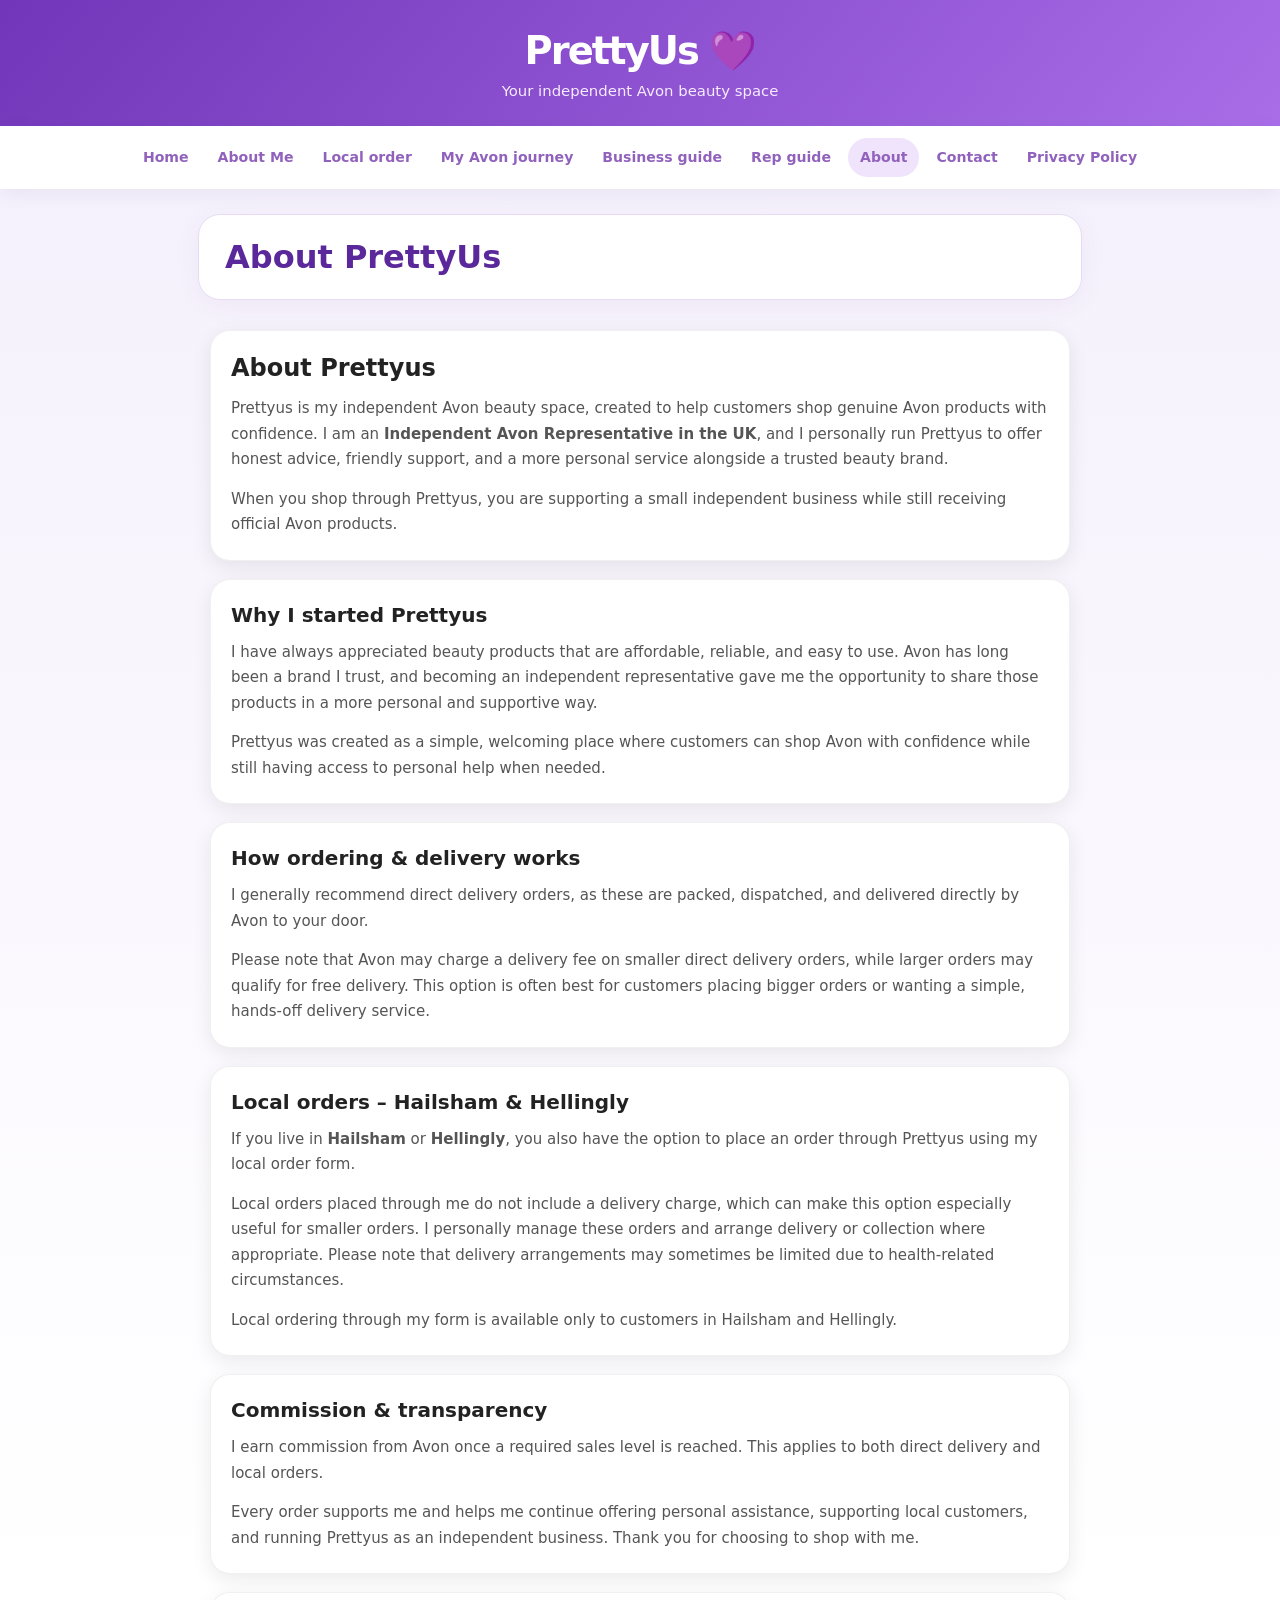
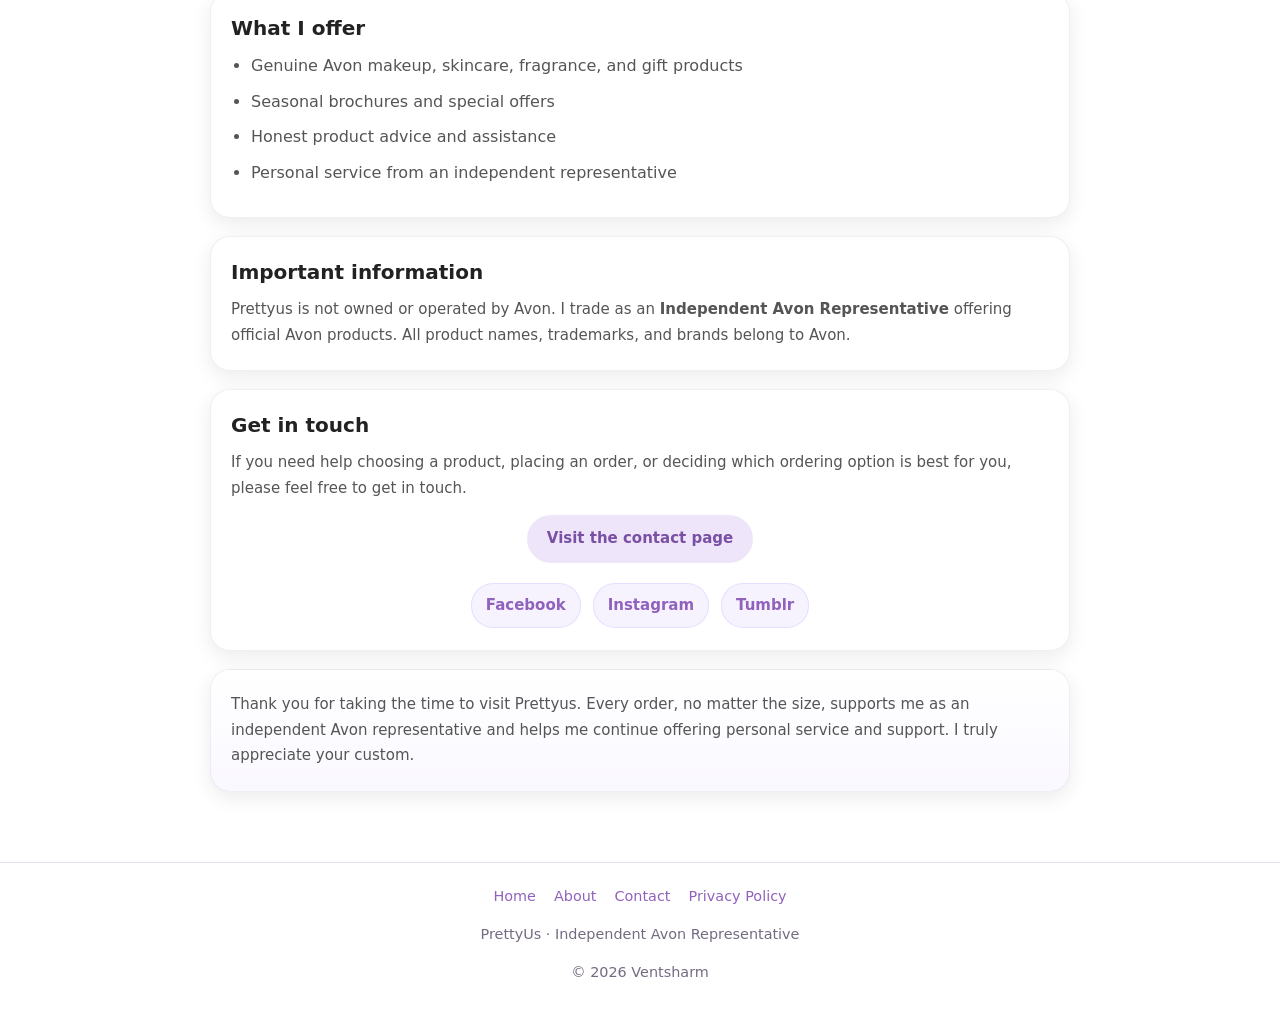
<file: about.html>
<!doctype html>
<html lang="en-GB">
<head>
<meta charset="utf-8"><meta name="viewport" content="width=device-width,initial-scale=1">
<meta name="theme-color" content="#8045cd"><meta name="description" content="PrettyUs independent Avon representative: shopping, local orders, guidance and information.">
<title>About PrettyUs | PrettyUs</title>
<link rel="icon" href="Icon-192.png"><style>

:root{--purple:#8045cd;--deep:#5a289a;--bg:#f7f3fd;--ink:#292138;--muted:#756b81;--line:#e8dcf5;--max:920px}
*{box-sizing:border-box}html{scroll-behavior:smooth}body{margin:0;background:linear-gradient(180deg,#f4effc 0%,#fff 60%);color:var(--ink);font-family:system-ui,-apple-system,Segoe UI,Roboto,Arial,sans-serif;font-size:16px;line-height:1.65}
a{color:#6230a4}a:focus-visible,button:focus-visible,input:focus-visible,textarea:focus-visible{outline:3px solid #b17bed;outline-offset:3px}
.site-header{background:linear-gradient(130deg,#7136b9,#a96de8);color:#fff;text-align:center;padding:28px 20px 22px}
.site-header .brand{color:#fff;text-decoration:none;font-size:clamp(1.7rem,5vw,2.4rem);font-weight:800;letter-spacing:-.05em;line-height:1.2}
.site-header p{margin:5px 0 0;color:#f6ecff;font-size:.93rem}
.site-nav{background:white;box-shadow:0 5px 18px #422c6211}
.site-nav .nav-scroll{max-width:1100px;margin:auto;display:flex;justify-content:center;gap:5px;overflow-x:auto;padding:12px 14px;scrollbar-width:thin}
.site-nav a{display:inline-block;text-decoration:none;color:#5d387c;padding:8px 12px;border-radius:30px;white-space:nowrap;font-size:.88rem;font-weight:650}
.site-nav a[aria-current=page],.site-nav a:hover{background:#f0e4fc;color:var(--deep)}
.container{max-width:var(--max);margin:25px auto 70px;padding:0 18px}
.page-heading{margin:0 0 20px;padding:22px 26px;background:#fff;border:1px solid var(--line);border-radius:22px;box-shadow:0 6px 26px #48266a0d}
.page-heading h1{font-size:clamp(1.5rem,4vw,2rem);line-height:1.25;margin:0;color:var(--deep)}
.page-heading p{color:var(--muted);margin:8px 0 0}
.page-content{overflow-wrap:anywhere}
.page-content img{max-width:100%;height:auto}
.page-content .vertical-menu{display:grid;gap:12px;max-width:680px;margin:0 auto 24px}
.page-content .vertical-menu>a{display:flex;justify-content:center;align-items:center;gap:10px;padding:14px 18px;border:1px solid #e8d8f8;border-radius:20px;background:#fff;box-shadow:0 5px 15px #6e439c12;text-decoration:none;color:#573293;font-weight:750;text-align:center;transition:transform .15s ease,box-shadow .15s ease}
.page-content .vertical-menu>a:hover{transform:translateY(-2px);box-shadow:0 7px 20px #6e439c22}
.page-content .vertical-menu a .coffee-cup{width:28px;height:28px;object-fit:contain}
.page-content .accordion{max-width:680px;margin:14px auto;border:1px solid #e8d8f8;border-radius:20px;background:#fff;box-shadow:0 5px 15px #6e439c12;overflow:hidden}
.page-content .accordion>input{position:absolute;opacity:0;width:1px;height:1px}
.page-content .accordion>.handle{margin:0;font-size:1rem;line-height:1.5}
.page-content .accordion>.handle label{display:block;cursor:pointer;padding:17px 20px;text-align:center;font-weight:750;color:#5e319e}
.page-content .accordion>.content{display:none;padding:0 17px 17px}
.page-content .accordion>input:checked~.content{display:block}
.page-content .accordion .vertical-menu{margin:0}
.page-content section,.page-content article{max-width:100%}
.page-content h1,.page-content h2,.page-content h3{line-height:1.3}
.page-content a{text-underline-offset:3px}
.page-content .hero-description{margin:0 auto 18px;text-align:center;color:var(--muted);max-width:650px}
.page-content .home-more{margin:34px auto 14px;max-width:680px;text-align:center;font-size:1.2rem;color:#6d35a9}
.page-content .home-more-links{display:grid;gap:12px;max-width:680px;margin:0 auto 26px}
.page-content .home-more-links a{padding:13px 16px;border-radius:17px;background:#fff;box-shadow:0 4px 16px #67419212;border:1px solid #e8d8f8;text-align:center;text-decoration:none;font-weight:700;color:#6230a4}
.site-footer{border-top:1px solid #e8def2;text-align:center;padding:22px 14px 35px;color:var(--muted);font-size:.9rem}
.site-footer a{margin:0 9px;text-decoration:none}
@media(max-width:660px){.container{margin-top:18px;padding:0 12px}.site-nav .nav-scroll{justify-content:flex-start}.page-heading{padding:17px 18px}.page-content .vertical-menu>a{padding:13px 12px}}


</style>
<link rel="manifest" href="manifest.webmanifest">
<link rel="apple-touch-icon" href="Icon-192.png">
<meta name="mobile-web-app-capable" content="yes">
<meta name="apple-mobile-web-app-capable" content="yes">
<meta name="apple-mobile-web-app-title" content="PrettyUs">
<style>
/* Link colours only; preserve headings and button shapes. */
body a:not(.brand):not([href^="mailto:"]){color:#9162bd}
</style>
</head>
<body>
<header class="site-header"><a class="brand" href="index.html">PrettyUs 💜</a><p>Your independent Avon beauty space</p></header>
<nav class="site-nav" aria-label="Main navigation"><div class="nav-scroll"><a href="index.html">Home</a><a href="https://ventsharm.github.io/My-story/" target="_blank" rel="noopener">About Me</a><a href="submit-avon-order.html">Local order</a><a href="my-avon-journey.html">My Avon journey</a><a href="building-your-avon-business.html">Business guide</a><a href="avon-representative-guide.html">Rep guide</a><a href="about.html" aria-current="page">About</a><a href="contact.html">Contact</a><a href="https://www.ventsharmblogs.co.uk/p/privacy-policy.html">Privacy Policy</a></div></nav>
<main class="container"><div class="page-heading"><h1>About PrettyUs</h1></div><div class="page-content"><section class="about-prettyus"><div class="prettyus-card"><h2>About Prettyus</h2><p>Prettyus is my independent Avon beauty space, created to help customers shop genuine Avon products with confidence. I am an <strong>Independent Avon Representative in the UK</strong>, and I personally run Prettyus to offer honest advice, friendly support, and a more personal service alongside a trusted beauty brand.</p><p>When you shop through Prettyus, you are supporting a small independent business while still receiving official Avon products.</p></div><div class="prettyus-card"><h3>Why I started Prettyus</h3><p>I have always appreciated beauty products that are affordable, reliable, and easy to use. Avon has long been a brand I trust, and becoming an independent representative gave me the opportunity to share those products in a more personal and supportive way.</p><p>Prettyus was created as a simple, welcoming place where customers can shop Avon with confidence while still having access to personal help when needed.</p></div><div class="prettyus-card"><h3>How ordering &amp; delivery works</h3><p>I generally recommend direct delivery orders, as these are packed, dispatched, and delivered directly by Avon to your door.</p><p>Please note that Avon may charge a delivery fee on smaller direct delivery orders, while larger orders may qualify for free delivery. This option is often best for customers placing bigger orders or wanting a simple, hands-off delivery service.</p></div><div class="prettyus-card"><h3>Local orders – Hailsham &amp; Hellingly</h3><p>If you live in <strong>Hailsham</strong> or <strong>Hellingly</strong>, you also have the option to place an order through Prettyus using my local order form.</p><p>Local orders placed through me do not include a delivery charge, which can make this option especially useful for smaller orders. I personally manage these orders and arrange delivery or collection where appropriate. Please note that delivery arrangements may sometimes be limited due to health-related circumstances.</p><p>Local ordering through my form is available only to customers in Hailsham and Hellingly.</p></div><div class="prettyus-card"><h3>Commission &amp; transparency</h3><p>I earn commission from Avon once a required sales level is reached. This applies to both direct delivery and local orders.</p><p>Every order supports me and helps me continue offering personal assistance, supporting local customers, and running Prettyus as an independent business. Thank you for choosing to shop with me.</p></div><div class="prettyus-card"><h3>What I offer</h3><ul><li>Genuine Avon makeup, skincare, fragrance, and gift products</li><li>Seasonal brochures and special offers</li><li>Honest product advice and assistance</li><li>Personal service from an independent representative</li></ul></div><div class="prettyus-card"><h3>Important information</h3><p>Prettyus is not owned or operated by Avon. I trade as an <strong>Independent Avon Representative</strong> offering official Avon products. All product names, trademarks, and brands belong to Avon.</p></div><div class="prettyus-card"><h3>Get in touch</h3><p>If you need help choosing a product, placing an order, or deciding which ordering option is best for you, please feel free to get in touch.</p><p class="prettyus-links"><a href="contact.html">Visit the contact page</a></p><p class="prettyus-social"><a href="https://www.facebook.com/avonprettyus" rel="noopener" target="_blank">Facebook</a><a href="https://www.instagram.com/prettyusoriginal" rel="noopener" target="_blank">Instagram</a><a href="https://www.tumblr.com/avon-prettyus" rel="noopener" target="_blank">Tumblr</a></p></div><div class="prettyus-card prettyus-thanks"><p>Thank you for taking the time to visit Prettyus. Every order, no matter the size, supports me as an independent Avon representative and helps me continue offering personal service and support. I truly appreciate your custom.</p></div></section><style>.about-prettyus{margin:30px 0;padding:0 12px}.prettyus-card{background:#fff;border:1px solid rgba(0,0,0,.06);border-radius:20px;padding:22px 20px;box-shadow:0 6px 20px rgba(0,0,0,.08);margin:0 0 18px}.prettyus-card h2,.prettyus-card h3{margin:0 0 12px;color:#222;line-height:1.3}.prettyus-card h2{font-size:24px}.prettyus-card h3{font-size:20px}.prettyus-card p{margin:0 0 14px;color:#555;font-size:15px;line-height:1.7}.prettyus-card p:last-child{margin-bottom:0}.prettyus-card ul{margin:0;padding-left:20px;color:#555}.prettyus-card li{margin:0 0 10px;line-height:1.6}.prettyus-links,.prettyus-social{text-align:center}.prettyus-links a{display:inline-block;padding:11px 20px;border-radius:26px;background:#eee5fa;color:#7950a3!important;text-decoration:none;font-weight:600;transition:.25s}.prettyus-links a:hover{background:#e7daf6}.prettyus-social a{display:inline-block;margin:6px 6px 0;padding:9px 14px;border-radius:22px;background:#f6f3ff;color:#9162bd!important;text-decoration:none;font-weight:600;border:1px solid rgba(111,76,255,.12);transition:.25s}.prettyus-social a:hover{background:#eee8ff}.prettyus-thanks{background:linear-gradient(180deg,#fff,#faf8ff)}@media(max-width:768px){.about-prettyus{padding:0 10px}.prettyus-card{padding:20px 16px;border-radius:18px}.prettyus-card h2{font-size:22px}.prettyus-card h3{font-size:18px}.prettyus-card p,.prettyus-card li{font-size:14px}}</style>
</div></main>
<footer class="site-footer"><a href="index.html">Home</a><a href="about.html">About</a><a href="contact.html">Contact</a><a href="https://www.ventsharmblogs.co.uk/p/privacy-policy.html">Privacy Policy</a><p>PrettyUs · Independent Avon Representative</p><p class="site-copyright">©️ 2026 Ventsharm</p></footer>
<script>
if ('serviceWorker' in navigator) {
  window.addEventListener('load', function () {
    navigator.serviceWorker.register('./service-worker.js').catch(function () {});
  }, { once: true });
}
</script>
</body></html>
</file>
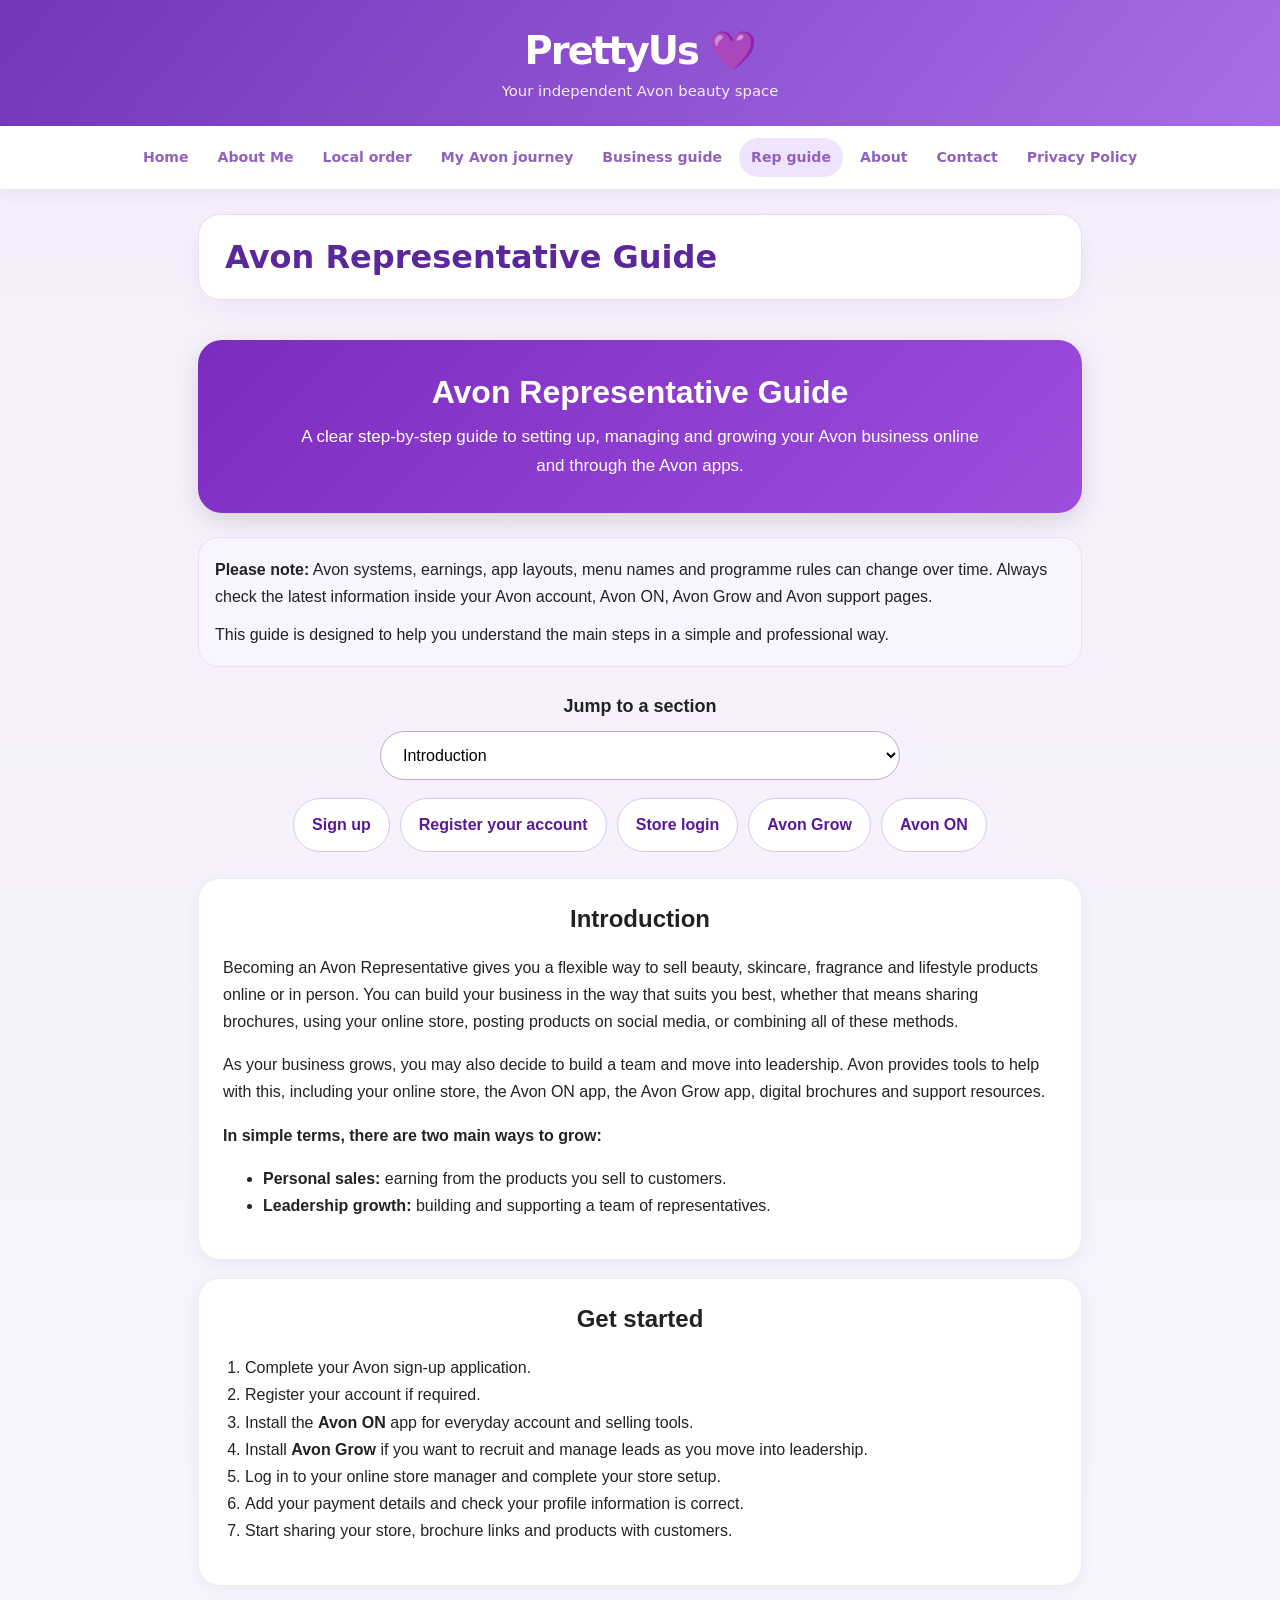
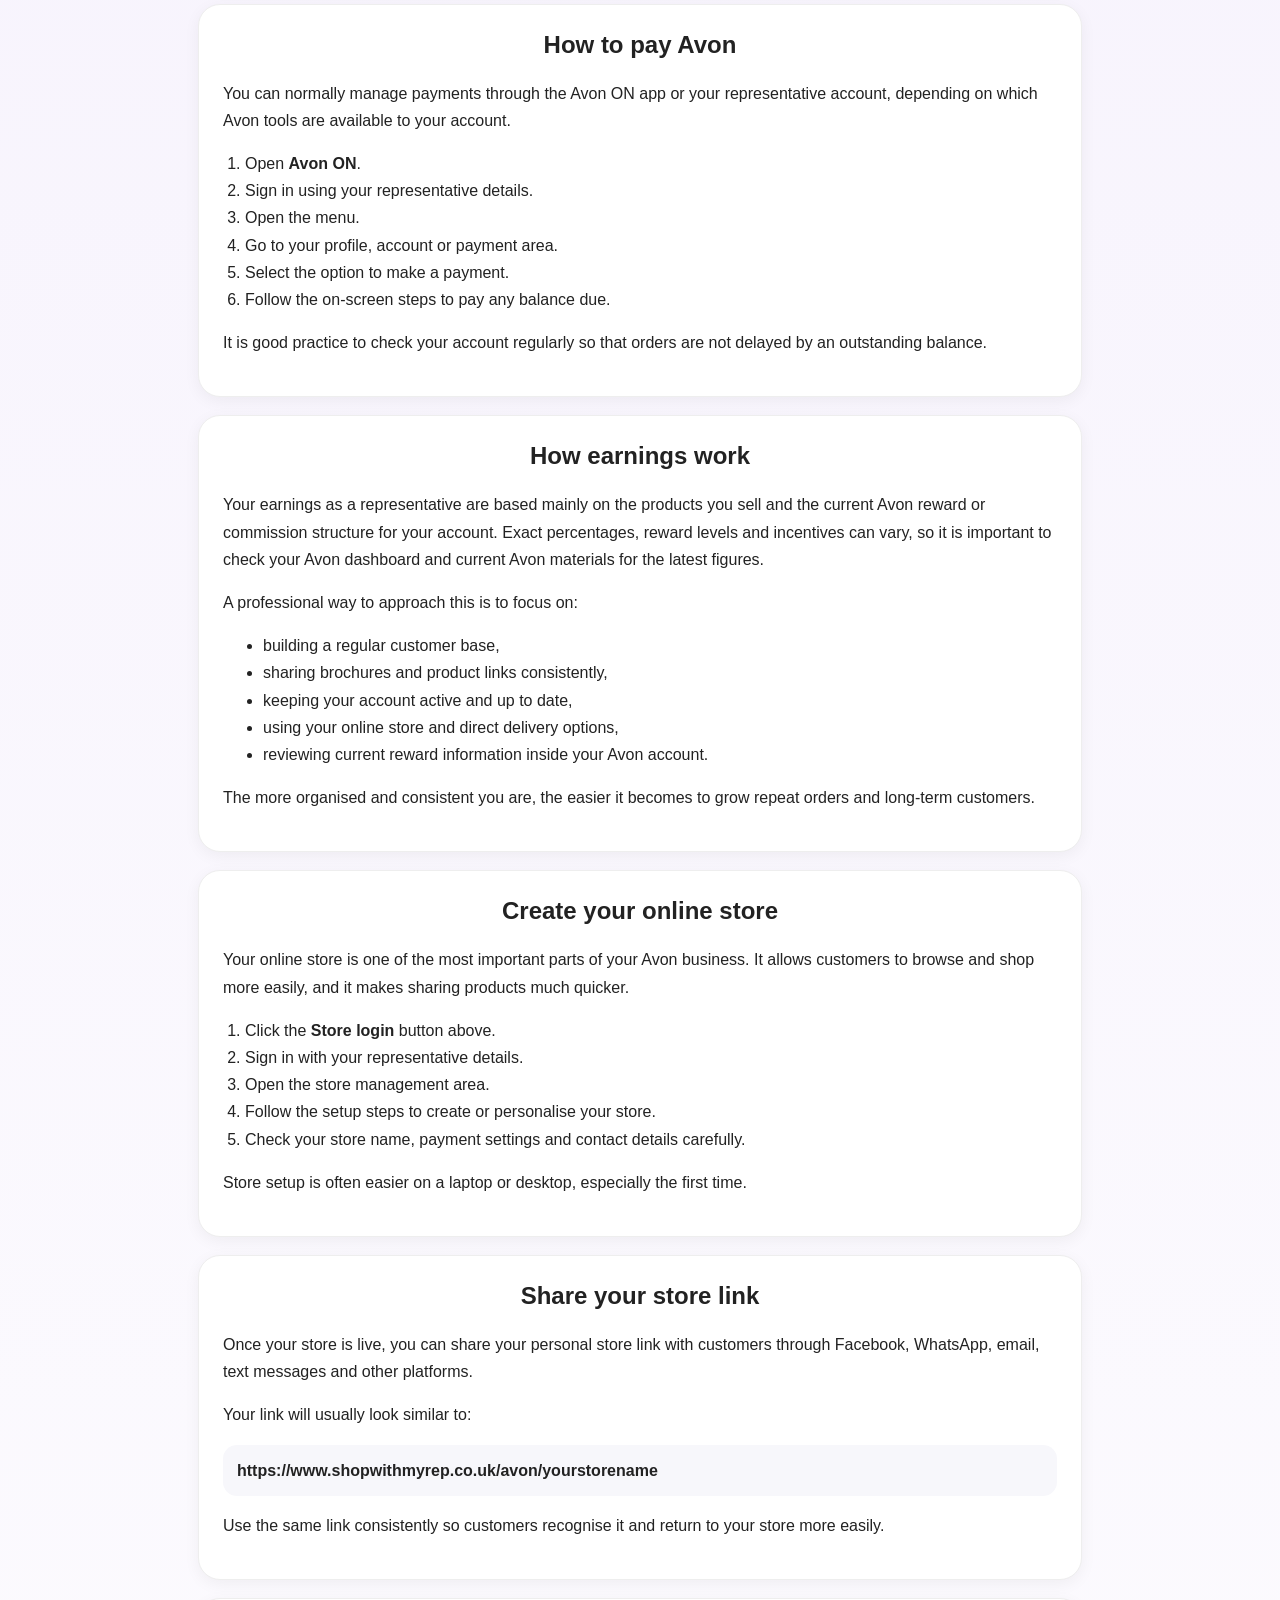
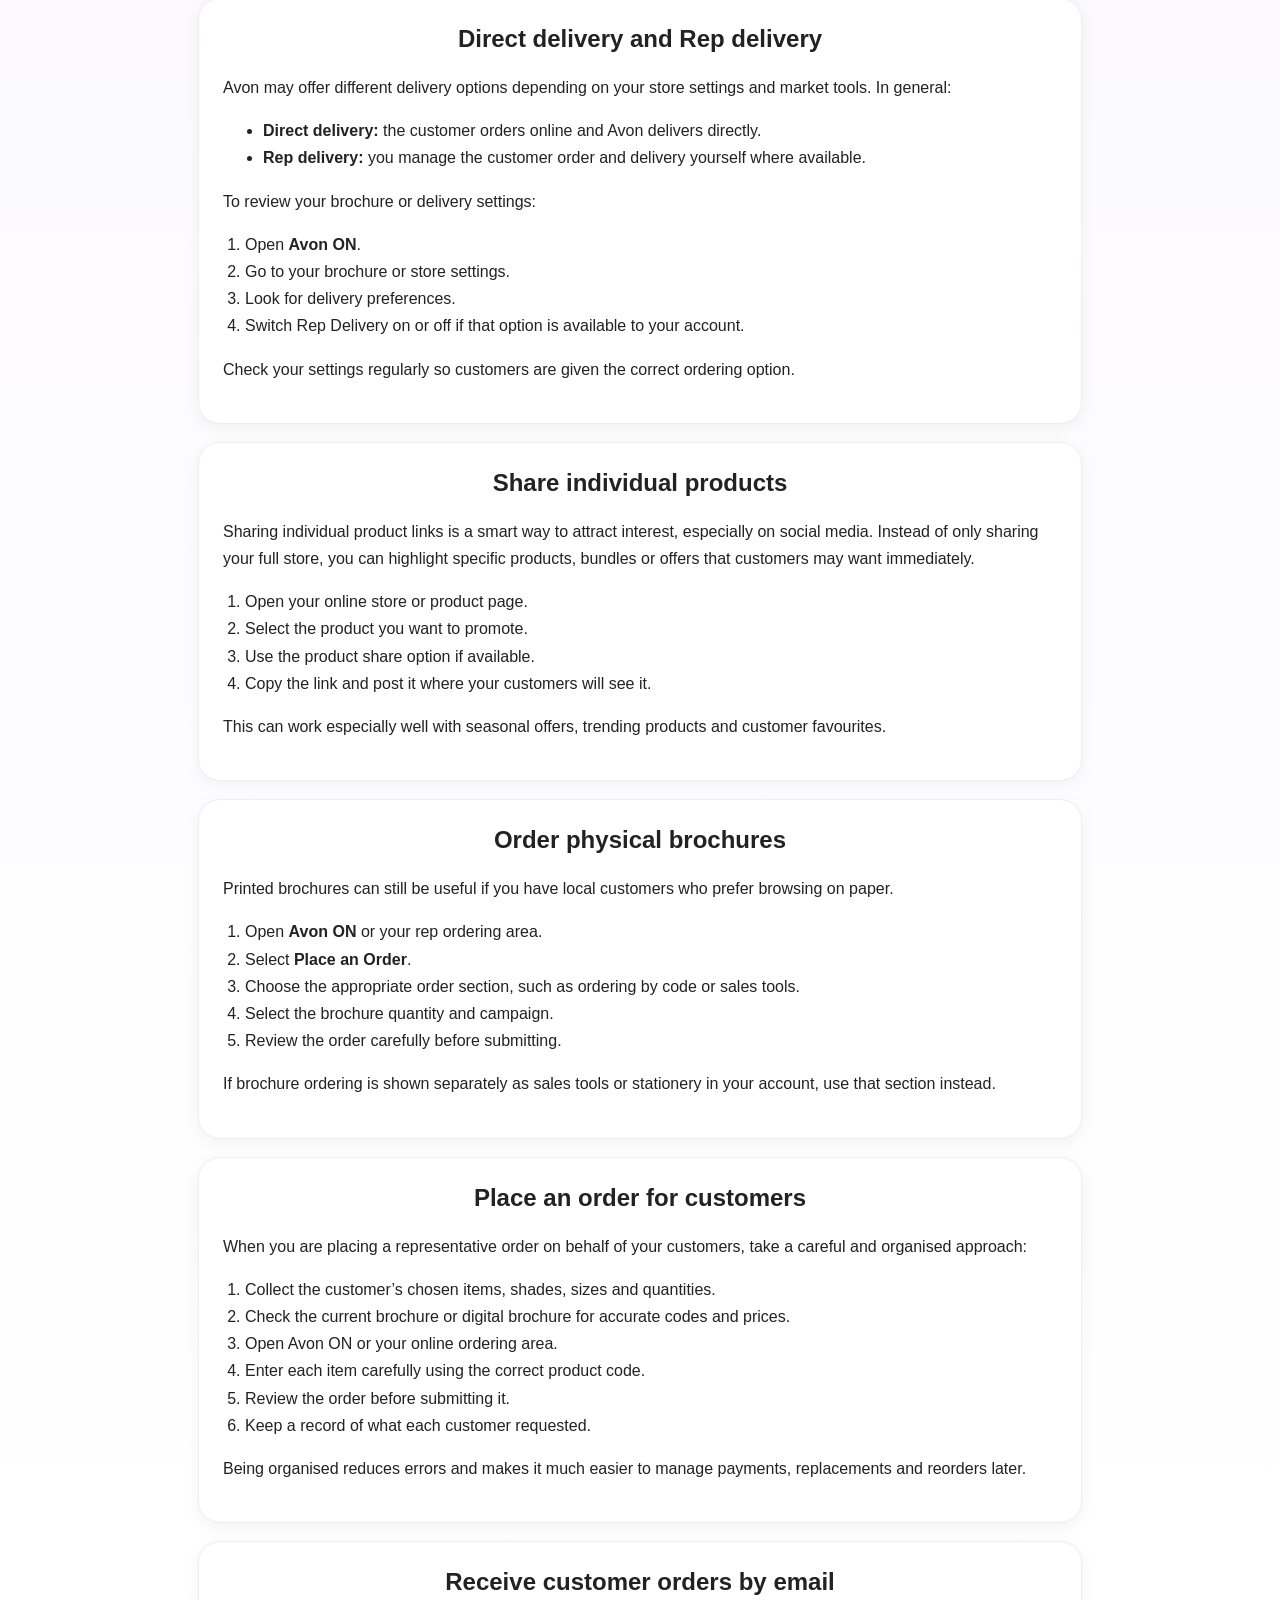
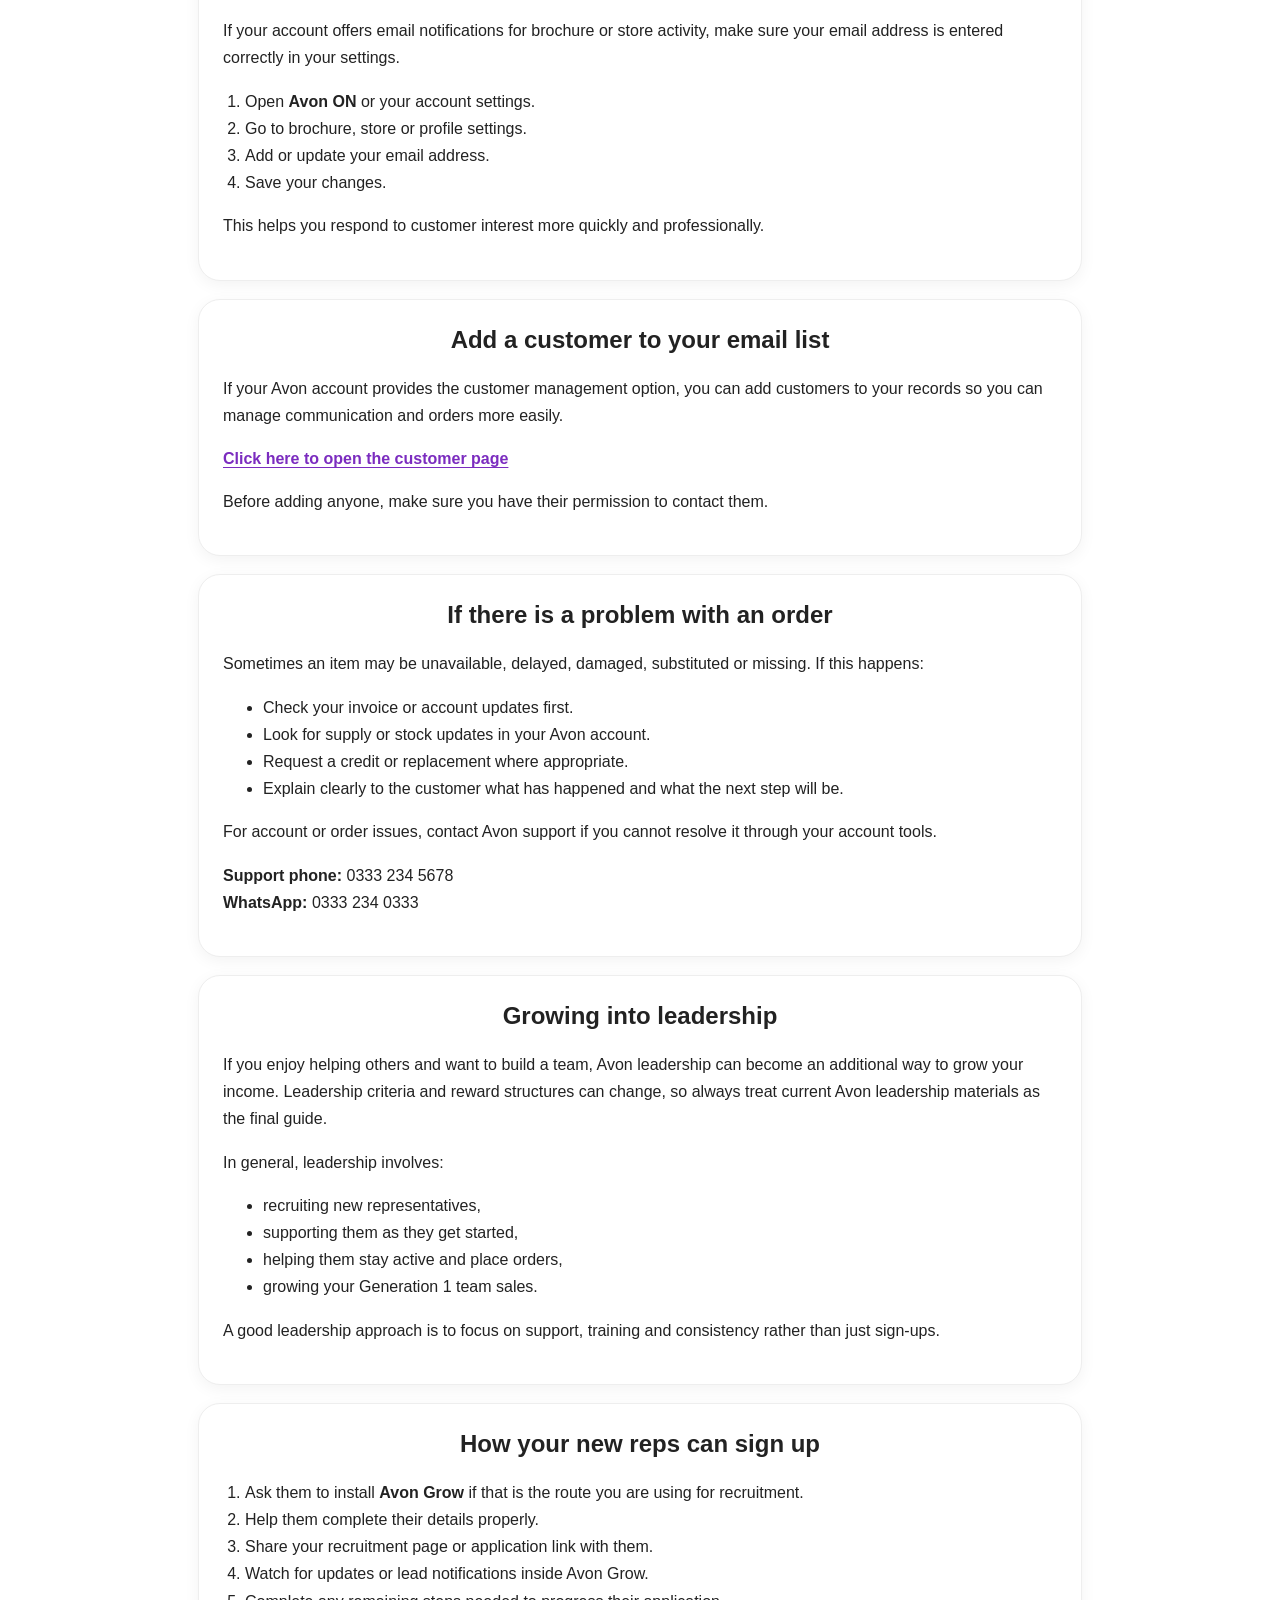
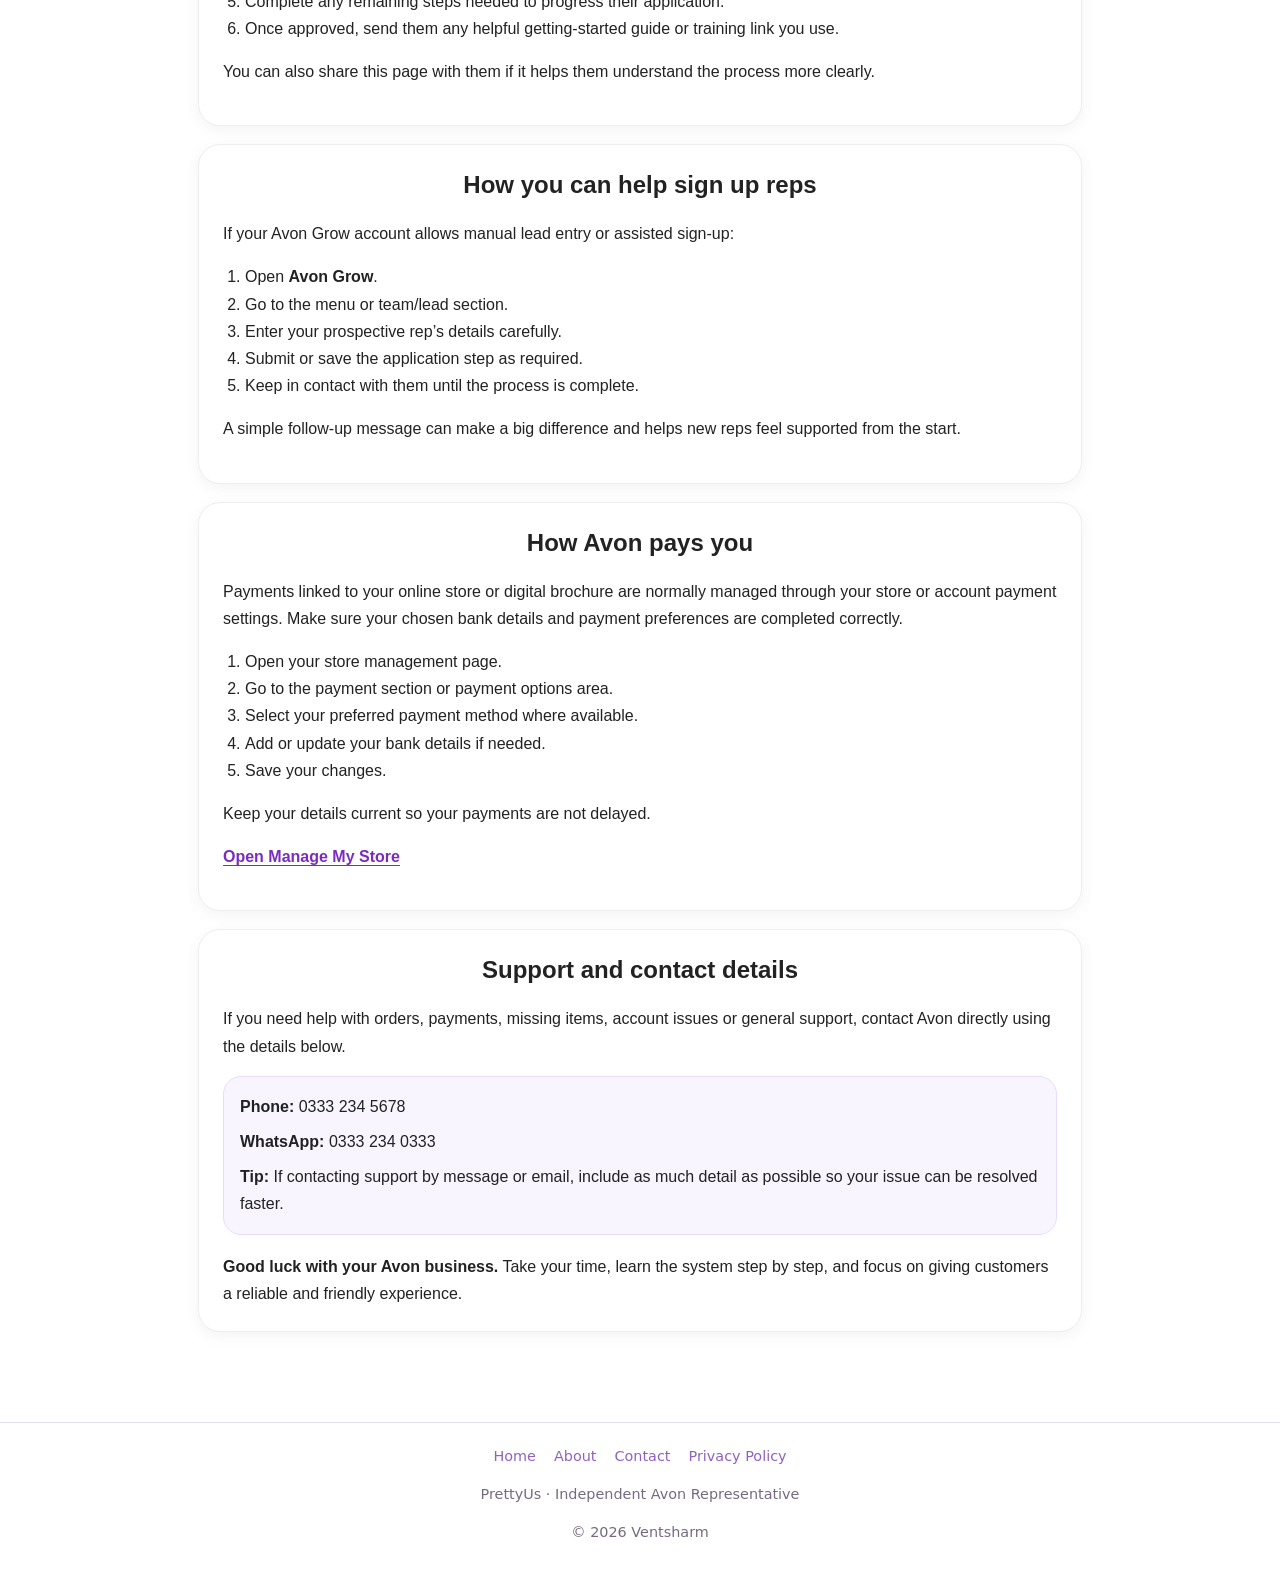
<file: avon-representative-guide.html>
<!doctype html>
<html lang="en-GB">
<head>
<meta charset="utf-8"><meta name="viewport" content="width=device-width,initial-scale=1">
<meta name="theme-color" content="#8045cd"><meta name="description" content="PrettyUs independent Avon representative: shopping, local orders, guidance and information.">
<title>Avon Representative Guide | PrettyUs</title>
<link rel="icon" href="Icon-192.png"><style>

:root{--purple:#8045cd;--deep:#5a289a;--bg:#f7f3fd;--ink:#292138;--muted:#756b81;--line:#e8dcf5;--max:920px}
*{box-sizing:border-box}html{scroll-behavior:smooth}body{margin:0;background:linear-gradient(180deg,#f4effc 0%,#fff 60%);color:var(--ink);font-family:system-ui,-apple-system,Segoe UI,Roboto,Arial,sans-serif;font-size:16px;line-height:1.65}
a{color:#6230a4}a:focus-visible,button:focus-visible,input:focus-visible,textarea:focus-visible{outline:3px solid #b17bed;outline-offset:3px}
.site-header{background:linear-gradient(130deg,#7136b9,#a96de8);color:#fff;text-align:center;padding:28px 20px 22px}
.site-header .brand{color:#fff;text-decoration:none;font-size:clamp(1.7rem,5vw,2.4rem);font-weight:800;letter-spacing:-.05em;line-height:1.2}
.site-header p{margin:5px 0 0;color:#f6ecff;font-size:.93rem}
.site-nav{background:white;box-shadow:0 5px 18px #422c6211}
.site-nav .nav-scroll{max-width:1100px;margin:auto;display:flex;justify-content:center;gap:5px;overflow-x:auto;padding:12px 14px;scrollbar-width:thin}
.site-nav a{display:inline-block;text-decoration:none;color:#5d387c;padding:8px 12px;border-radius:30px;white-space:nowrap;font-size:.88rem;font-weight:650}
.site-nav a[aria-current=page],.site-nav a:hover{background:#f0e4fc;color:var(--deep)}
.container{max-width:var(--max);margin:25px auto 70px;padding:0 18px}
.page-heading{margin:0 0 20px;padding:22px 26px;background:#fff;border:1px solid var(--line);border-radius:22px;box-shadow:0 6px 26px #48266a0d}
.page-heading h1{font-size:clamp(1.5rem,4vw,2rem);line-height:1.25;margin:0;color:var(--deep)}
.page-heading p{color:var(--muted);margin:8px 0 0}
.page-content{overflow-wrap:anywhere}
.page-content img{max-width:100%;height:auto}
.page-content .vertical-menu{display:grid;gap:12px;max-width:680px;margin:0 auto 24px}
.page-content .vertical-menu>a{display:flex;justify-content:center;align-items:center;gap:10px;padding:14px 18px;border:1px solid #e8d8f8;border-radius:20px;background:#fff;box-shadow:0 5px 15px #6e439c12;text-decoration:none;color:#573293;font-weight:750;text-align:center;transition:transform .15s ease,box-shadow .15s ease}
.page-content .vertical-menu>a:hover{transform:translateY(-2px);box-shadow:0 7px 20px #6e439c22}
.page-content .vertical-menu a .coffee-cup{width:28px;height:28px;object-fit:contain}
.page-content .accordion{max-width:680px;margin:14px auto;border:1px solid #e8d8f8;border-radius:20px;background:#fff;box-shadow:0 5px 15px #6e439c12;overflow:hidden}
.page-content .accordion>input{position:absolute;opacity:0;width:1px;height:1px}
.page-content .accordion>.handle{margin:0;font-size:1rem;line-height:1.5}
.page-content .accordion>.handle label{display:block;cursor:pointer;padding:17px 20px;text-align:center;font-weight:750;color:#5e319e}
.page-content .accordion>.content{display:none;padding:0 17px 17px}
.page-content .accordion>input:checked~.content{display:block}
.page-content .accordion .vertical-menu{margin:0}
.page-content section,.page-content article{max-width:100%}
.page-content h1,.page-content h2,.page-content h3{line-height:1.3}
.page-content a{text-underline-offset:3px}
.page-content .hero-description{margin:0 auto 18px;text-align:center;color:var(--muted);max-width:650px}
.page-content .home-more{margin:34px auto 14px;max-width:680px;text-align:center;font-size:1.2rem;color:#6d35a9}
.page-content .home-more-links{display:grid;gap:12px;max-width:680px;margin:0 auto 26px}
.page-content .home-more-links a{padding:13px 16px;border-radius:17px;background:#fff;box-shadow:0 4px 16px #67419212;border:1px solid #e8d8f8;text-align:center;text-decoration:none;font-weight:700;color:#6230a4}
.site-footer{border-top:1px solid #e8def2;text-align:center;padding:22px 14px 35px;color:var(--muted);font-size:.9rem}
.site-footer a{margin:0 9px;text-decoration:none}
@media(max-width:660px){.container{margin-top:18px;padding:0 12px}.site-nav .nav-scroll{justify-content:flex-start}.page-heading{padding:17px 18px}.page-content .vertical-menu>a{padding:13px 12px}}


</style>
<link rel="manifest" href="manifest.webmanifest">
<link rel="apple-touch-icon" href="Icon-192.png">
<meta name="mobile-web-app-capable" content="yes">
<meta name="apple-mobile-web-app-capable" content="yes">
<meta name="apple-mobile-web-app-title" content="PrettyUs">
<style>
/* Link colours only; preserve headings and button shapes. */
body a:not(.brand):not([href^="mailto:"]){color:#9162bd}
</style>
</head>
<body>
<header class="site-header"><a class="brand" href="index.html">PrettyUs 💜</a><p>Your independent Avon beauty space</p></header>
<nav class="site-nav" aria-label="Main navigation"><div class="nav-scroll"><a href="index.html">Home</a><a href="https://ventsharm.github.io/My-story/" target="_blank" rel="noopener">About Me</a><a href="submit-avon-order.html">Local order</a><a href="my-avon-journey.html">My Avon journey</a><a href="building-your-avon-business.html">Business guide</a><a href="avon-representative-guide.html" aria-current="page">Rep guide</a><a href="about.html">About</a><a href="contact.html">Contact</a><a href="https://www.ventsharmblogs.co.uk/p/privacy-policy.html">Privacy Policy</a></div></nav>
<main class="container"><div class="page-heading"><h1>Avon Representative Guide</h1></div><div class="page-content"><div style="max-width:900px;margin:0 auto;padding:20px 0;font-family:Arial,sans-serif;line-height:1.7;color:#222;">
<div style="text-align:center;background:linear-gradient(135deg,#7b2cbf,#9d4edd);color:#fff;padding:32px 20px;border-radius:24px;margin-bottom:24px;box-shadow:0 8px 24px rgba(0,0,0,.12);">
<h1 style="margin:0 0 10px 0;font-size:32px;">Avon Representative Guide</h1>
<p style="margin:0;font-size:17px;max-width:700px;margin-left:auto;margin-right:auto;">A clear step-by-step guide to setting up, managing and growing your Avon business online and through the Avon apps.</p>
</div>
<div style="background:#f8f5ff;border:1px solid #eadcff;border-radius:20px;padding:18px 16px;margin-bottom:24px;">
<p style="margin:0 0 10px 0;"><b>Please note:</b> Avon systems, earnings, app layouts, menu names and programme rules can change over time. Always check the latest information inside your Avon account, Avon ON, Avon Grow and Avon support pages.</p>
<p style="margin:0;">This guide is designed to help you understand the main steps in a simple and professional way.</p>
</div>
<form name="my_jump" style="text-align:center;margin-bottom:26px;">
<label for="my_menu" style="display:block;font-weight:bold;margin-bottom:10px;font-size:18px;">Jump to a section</label>
<select id="my_menu" name="my_menu" onchange="location=this.options[this.selectedIndex].value;" style="width:100%;max-width:520px;border-radius:999px;border:1.5px solid #b7a6d9;font-size:16px;padding:14px 18px;background:#fff;box-sizing:border-box;">
<option value="#introduction">Introduction</option>
<option value="#get-started">Get started</option>
<option value="#pay-avon">How to pay Avon</option>
<option value="#earn-customers">How earnings work</option>
<option value="#create-store">Create your online store</option>
<option value="#share-link">Share your store link</option>
<option value="#direct-delivery">Direct delivery and Rep delivery</option>
<option value="#share-products">Share individual products</option>
<option value="#physical-brochures">Order physical brochures</option>
<option value="#order-for">Place an order for customers</option>
<option value="#accept-orders">Receive customer orders by email</option>
<option value="#add-customer">Add a customer to your email list</option>
<option value="#order-problem">If there is a problem with an order</option>
<option value="#sales-leader">Growing into leadership</option>
<option value="#rep-signup">How your new reps can sign up</option>
<option value="#help-signup">How you can help sign up reps</option>
<option value="#avon-paid">How Avon pays you</option>
<option value="#support">Support and contact details</option>
</select>
<div style="margin-top:18px;display:flex;flex-wrap:wrap;gap:10px;justify-content:center;">
<a href="https://arp.avon.com/prp/UK/en/dreamjob" style="text-decoration:none;background:#ffffff;color:#5a189a;padding:12px 18px;border-radius:999px;font-weight:bold;display:inline-block;border:1px solid #d8c6f3;">Sign up</a>
<a href="https://rep.avon.uk.com/REPSuite/registration.page" style="text-decoration:none;background:#ffffff;color:#5a189a;padding:12px 18px;border-radius:999px;font-weight:bold;display:inline-block;border:1px solid #d8c6f3;">Register your account</a>
<a href="https://www.shopwithmyrep.co.uk/manager/representative/" style="text-decoration:none;background:#ffffff;color:#5a189a;padding:12px 18px;border-radius:999px;font-weight:bold;display:inline-block;border:1px solid #d8c6f3;">Store login</a>
<a href="https://play.google.com/store/apps/details?id=uk.co.avon.mra" style="text-decoration:none;background:#ffffff;color:#5a189a;padding:12px 18px;border-radius:999px;font-weight:bold;display:inline-block;border:1px solid #d8c6f3;">Avon Grow</a>
<a href="https://play.google.com/store/apps/details?id=com.avon.avonon" style="text-decoration:none;background:#ffffff;color:#5a189a;padding:12px 18px;border-radius:999px;font-weight:bold;display:inline-block;border:1px solid #d8c6f3;">Avon ON</a>
</div>
</form>
<section id="introduction" style="background:#fff;border:1px solid #eee;border-radius:22px;padding:24px;margin-bottom:18px;box-shadow:0 4px 16px rgba(0,0,0,.05);">
<h2 style="text-align:center;margin-top:0;">Introduction</h2>
<p>Becoming an Avon Representative gives you a flexible way to sell beauty, skincare, fragrance and lifestyle products online or in person. You can build your business in the way that suits you best, whether that means sharing brochures, using your online store, posting products on social media, or combining all of these methods.</p>
<p>As your business grows, you may also decide to build a team and move into leadership. Avon provides tools to help with this, including your online store, the Avon ON app, the Avon Grow app, digital brochures and support resources.</p>
<p><b>In simple terms, there are two main ways to grow:</b></p>
<ul>
<li><b>Personal sales:</b> earning from the products you sell to customers.</li>
<li><b>Leadership growth:</b> building and supporting a team of representatives.</li>
</ul>
</section>
<section id="get-started" style="background:#fff;border:1px solid #eee;border-radius:22px;padding:24px;margin-bottom:18px;box-shadow:0 4px 16px rgba(0,0,0,.05);">
<h2 style="text-align:center;margin-top:0;">Get started</h2>
<ol style="padding-left:22px;">
<li>Complete your Avon sign-up application.</li>
<li>Register your account if required.</li>
<li>Install the <b>Avon ON</b> app for everyday account and selling tools.</li>
<li>Install <b>Avon Grow</b> if you want to recruit and manage leads as you move into leadership.</li>
<li>Log in to your online store manager and complete your store setup.</li>
<li>Add your payment details and check your profile information is correct.</li>
<li>Start sharing your store, brochure links and products with customers.</li>
</ol>
</section>
<section id="pay-avon" style="background:#fff;border:1px solid #eee;border-radius:22px;padding:24px;margin-bottom:18px;box-shadow:0 4px 16px rgba(0,0,0,.05);">
<h2 style="text-align:center;margin-top:0;">How to pay Avon</h2>
<p>You can normally manage payments through the Avon ON app or your representative account, depending on which Avon tools are available to your account.</p>
<ol style="padding-left:22px;">
<li>Open <b>Avon ON</b>.</li>
<li>Sign in using your representative details.</li>
<li>Open the menu.</li>
<li>Go to your profile, account or payment area.</li>
<li>Select the option to make a payment.</li>
<li>Follow the on-screen steps to pay any balance due.</li>
</ol>
<p>It is good practice to check your account regularly so that orders are not delayed by an outstanding balance.</p>
</section>
<section id="earn-customers" style="background:#fff;border:1px solid #eee;border-radius:22px;padding:24px;margin-bottom:18px;box-shadow:0 4px 16px rgba(0,0,0,.05);">
<h2 style="text-align:center;margin-top:0;">How earnings work</h2>
<p>Your earnings as a representative are based mainly on the products you sell and the current Avon reward or commission structure for your account. Exact percentages, reward levels and incentives can vary, so it is important to check your Avon dashboard and current Avon materials for the latest figures.</p>
<p>A professional way to approach this is to focus on:</p>
<ul>
<li>building a regular customer base,</li>
<li>sharing brochures and product links consistently,</li>
<li>keeping your account active and up to date,</li>
<li>using your online store and direct delivery options,</li>
<li>reviewing current reward information inside your Avon account.</li>
</ul>
<p>The more organised and consistent you are, the easier it becomes to grow repeat orders and long-term customers.</p>
</section>
<section id="create-store" style="background:#fff;border:1px solid #eee;border-radius:22px;padding:24px;margin-bottom:18px;box-shadow:0 4px 16px rgba(0,0,0,.05);">
<h2 style="text-align:center;margin-top:0;">Create your online store</h2>
<p>Your online store is one of the most important parts of your Avon business. It allows customers to browse and shop more easily, and it makes sharing products much quicker.</p>
<ol style="padding-left:22px;">
<li>Click the <b>Store login</b> button above.</li>
<li>Sign in with your representative details.</li>
<li>Open the store management area.</li>
<li>Follow the setup steps to create or personalise your store.</li>
<li>Check your store name, payment settings and contact details carefully.</li>
</ol>
<p>Store setup is often easier on a laptop or desktop, especially the first time.</p>
</section>
<section id="share-link" style="background:#fff;border:1px solid #eee;border-radius:22px;padding:24px;margin-bottom:18px;box-shadow:0 4px 16px rgba(0,0,0,.05);">
<h2 style="text-align:center;margin-top:0;">Share your store link</h2>
<p>Once your store is live, you can share your personal store link with customers through Facebook, WhatsApp, email, text messages and other platforms.</p>
<p>Your link will usually look similar to:</p>
<p style="background:#f7f7fb;border-radius:14px;padding:12px 14px;word-break:break-word;"><b>https://www.shopwithmyrep.co.uk/avon/yourstorename</b></p>
<p>Use the same link consistently so customers recognise it and return to your store more easily.</p>
</section>
<section id="direct-delivery" style="background:#fff;border:1px solid #eee;border-radius:22px;padding:24px;margin-bottom:18px;box-shadow:0 4px 16px rgba(0,0,0,.05);">
<h2 style="text-align:center;margin-top:0;">Direct delivery and Rep delivery</h2>
<p>Avon may offer different delivery options depending on your store settings and market tools. In general:</p>
<ul>
<li><b>Direct delivery:</b> the customer orders online and Avon delivers directly.</li>
<li><b>Rep delivery:</b> you manage the customer order and delivery yourself where available.</li>
</ul>
<p>To review your brochure or delivery settings:</p>
<ol style="padding-left:22px;">
<li>Open <b>Avon ON</b>.</li>
<li>Go to your brochure or store settings.</li>
<li>Look for delivery preferences.</li>
<li>Switch Rep Delivery on or off if that option is available to your account.</li>
</ol>
<p>Check your settings regularly so customers are given the correct ordering option.</p>
</section>
<section id="share-products" style="background:#fff;border:1px solid #eee;border-radius:22px;padding:24px;margin-bottom:18px;box-shadow:0 4px 16px rgba(0,0,0,.05);">
<h2 style="text-align:center;margin-top:0;">Share individual products</h2>
<p>Sharing individual product links is a smart way to attract interest, especially on social media. Instead of only sharing your full store, you can highlight specific products, bundles or offers that customers may want immediately.</p>
<ol style="padding-left:22px;">
<li>Open your online store or product page.</li>
<li>Select the product you want to promote.</li>
<li>Use the product share option if available.</li>
<li>Copy the link and post it where your customers will see it.</li>
</ol>
<p>This can work especially well with seasonal offers, trending products and customer favourites.</p>
</section>
<section id="physical-brochures" style="background:#fff;border:1px solid #eee;border-radius:22px;padding:24px;margin-bottom:18px;box-shadow:0 4px 16px rgba(0,0,0,.05);">
<h2 style="text-align:center;margin-top:0;">Order physical brochures</h2>
<p>Printed brochures can still be useful if you have local customers who prefer browsing on paper.</p>
<ol style="padding-left:22px;">
<li>Open <b>Avon ON</b> or your rep ordering area.</li>
<li>Select <b>Place an Order</b>.</li>
<li>Choose the appropriate order section, such as ordering by code or sales tools.</li>
<li>Select the brochure quantity and campaign.</li>
<li>Review the order carefully before submitting.</li>
</ol>
<p>If brochure ordering is shown separately as sales tools or stationery in your account, use that section instead.</p>
</section>
<section id="order-for" style="background:#fff;border:1px solid #eee;border-radius:22px;padding:24px;margin-bottom:18px;box-shadow:0 4px 16px rgba(0,0,0,.05);">
<h2 style="text-align:center;margin-top:0;">Place an order for customers</h2>
<p>When you are placing a representative order on behalf of your customers, take a careful and organised approach:</p>
<ol style="padding-left:22px;">
<li>Collect the customer’s chosen items, shades, sizes and quantities.</li>
<li>Check the current brochure or digital brochure for accurate codes and prices.</li>
<li>Open Avon ON or your online ordering area.</li>
<li>Enter each item carefully using the correct product code.</li>
<li>Review the order before submitting it.</li>
<li>Keep a record of what each customer requested.</li>
</ol>
<p>Being organised reduces errors and makes it much easier to manage payments, replacements and reorders later.</p>
</section>
<section id="accept-orders" style="background:#fff;border:1px solid #eee;border-radius:22px;padding:24px;margin-bottom:18px;box-shadow:0 4px 16px rgba(0,0,0,.05);">
<h2 style="text-align:center;margin-top:0;">Receive customer orders by email</h2>
<p>If your account offers email notifications for brochure or store activity, make sure your email address is entered correctly in your settings.</p>
<ol style="padding-left:22px;">
<li>Open <b>Avon ON</b> or your account settings.</li>
<li>Go to brochure, store or profile settings.</li>
<li>Add or update your email address.</li>
<li>Save your changes.</li>
</ol>
<p>This helps you respond to customer interest more quickly and professionally.</p>
</section>
<section id="add-customer" style="background:#fff;border:1px solid #eee;border-radius:22px;padding:24px;margin-bottom:18px;box-shadow:0 4px 16px rgba(0,0,0,.05);">
<h2 style="text-align:center;margin-top:0;">Add a customer to your email list</h2>
<p>If your Avon account provides the customer management option, you can add customers to your records so you can manage communication and orders more easily.</p>
<p><a href="https://rep.avon.uk.com/REPSuite/loginMain.page?timeout=yes¬_ya=yes&amp;previous_page=/addCustomer.page" style="color:#7b2cbf;font-weight:bold;">Click here to open the customer page</a></p>
<p>Before adding anyone, make sure you have their permission to contact them.</p>
</section>
<section id="order-problem" style="background:#fff;border:1px solid #eee;border-radius:22px;padding:24px;margin-bottom:18px;box-shadow:0 4px 16px rgba(0,0,0,.05);">
<h2 style="text-align:center;margin-top:0;">If there is a problem with an order</h2>
<p>Sometimes an item may be unavailable, delayed, damaged, substituted or missing. If this happens:</p>
<ul>
<li>Check your invoice or account updates first.</li>
<li>Look for supply or stock updates in your Avon account.</li>
<li>Request a credit or replacement where appropriate.</li>
<li>Explain clearly to the customer what has happened and what the next step will be.</li>
</ul>
<p>For account or order issues, contact Avon support if you cannot resolve it through your account tools.</p>
<p><b>Support phone:</b> 0333 234 5678<br/><b>WhatsApp:</b> 0333 234 0333</p>
</section>
<section id="sales-leader" style="background:#fff;border:1px solid #eee;border-radius:22px;padding:24px;margin-bottom:18px;box-shadow:0 4px 16px rgba(0,0,0,.05);">
<h2 style="text-align:center;margin-top:0;">Growing into leadership</h2>
<p>If you enjoy helping others and want to build a team, Avon leadership can become an additional way to grow your income. Leadership criteria and reward structures can change, so always treat current Avon leadership materials as the final guide.</p>
<p>In general, leadership involves:</p>
<ul>
<li>recruiting new representatives,</li>
<li>supporting them as they get started,</li>
<li>helping them stay active and place orders,</li>
<li>growing your Generation 1 team sales.</li>
</ul>
<p>A good leadership approach is to focus on support, training and consistency rather than just sign-ups.</p>
</section>
<section id="rep-signup" style="background:#fff;border:1px solid #eee;border-radius:22px;padding:24px;margin-bottom:18px;box-shadow:0 4px 16px rgba(0,0,0,.05);">
<h2 style="text-align:center;margin-top:0;">How your new reps can sign up</h2>
<ol style="padding-left:22px;">
<li>Ask them to install <b>Avon Grow</b> if that is the route you are using for recruitment.</li>
<li>Help them complete their details properly.</li>
<li>Share your recruitment page or application link with them.</li>
<li>Watch for updates or lead notifications inside Avon Grow.</li>
<li>Complete any remaining steps needed to progress their application.</li>
<li>Once approved, send them any helpful getting-started guide or training link you use.</li>
</ol>
<p>You can also share this page with them if it helps them understand the process more clearly.</p>
</section>
<section id="help-signup" style="background:#fff;border:1px solid #eee;border-radius:22px;padding:24px;margin-bottom:18px;box-shadow:0 4px 16px rgba(0,0,0,.05);">
<h2 style="text-align:center;margin-top:0;">How you can help sign up reps</h2>
<p>If your Avon Grow account allows manual lead entry or assisted sign-up:</p>
<ol style="padding-left:22px;">
<li>Open <b>Avon Grow</b>.</li>
<li>Go to the menu or team/lead section.</li>
<li>Enter your prospective rep’s details carefully.</li>
<li>Submit or save the application step as required.</li>
<li>Keep in contact with them until the process is complete.</li>
</ol>
<p>A simple follow-up message can make a big difference and helps new reps feel supported from the start.</p>
</section>
<section id="avon-paid" style="background:#fff;border:1px solid #eee;border-radius:22px;padding:24px;margin-bottom:18px;box-shadow:0 4px 16px rgba(0,0,0,.05);">
<h2 style="text-align:center;margin-top:0;">How Avon pays you</h2>
<p>Payments linked to your online store or digital brochure are normally managed through your store or account payment settings. Make sure your chosen bank details and payment preferences are completed correctly.</p>
<ol style="padding-left:22px;">
<li>Open your store management page.</li>
<li>Go to the payment section or payment options area.</li>
<li>Select your preferred payment method where available.</li>
<li>Add or update your bank details if needed.</li>
<li>Save your changes.</li>
</ol>
<p>Keep your details current so your payments are not delayed.</p>
<p><a href="https://www.shopwithmyrep.co.uk/manager/managemystore/" style="color:#7b2cbf;font-weight:bold;">Open Manage My Store</a></p>
</section>
<section id="support" style="background:#fff;border:1px solid #eee;border-radius:22px;padding:24px;box-shadow:0 4px 16px rgba(0,0,0,.05);">
<h2 style="text-align:center;margin-top:0;">Support and contact details</h2>
<p>If you need help with orders, payments, missing items, account issues or general support, contact Avon directly using the details below.</p>
<div style="background:#f8f5ff;border:1px solid #eadcff;border-radius:18px;padding:16px;">
<p style="margin:0 0 8px 0;"><b>Phone:</b> 0333 234 5678</p>
<p style="margin:0 0 8px 0;"><b>WhatsApp:</b> 0333 234 0333</p>
<p style="margin:0;"><b>Tip:</b> If contacting support by message or email, include as much detail as possible so your issue can be resolved faster.</p>
</div>
<p style="margin-top:18px;margin-bottom:0;"><b>Good luck with your Avon business.</b> Take your time, learn the system step by step, and focus on giving customers a reliable and friendly experience.</p>
</section>  
</div></div></main>
<footer class="site-footer"><a href="index.html">Home</a><a href="about.html">About</a><a href="contact.html">Contact</a><a href="https://www.ventsharmblogs.co.uk/p/privacy-policy.html">Privacy Policy</a><p>PrettyUs · Independent Avon Representative</p><p class="site-copyright">©️ 2026 Ventsharm</p></footer>
<script>
if ('serviceWorker' in navigator) {
  window.addEventListener('load', function () {
    navigator.serviceWorker.register('./service-worker.js').catch(function () {});
  }, { once: true });
}
</script>
</body></html>
</file>
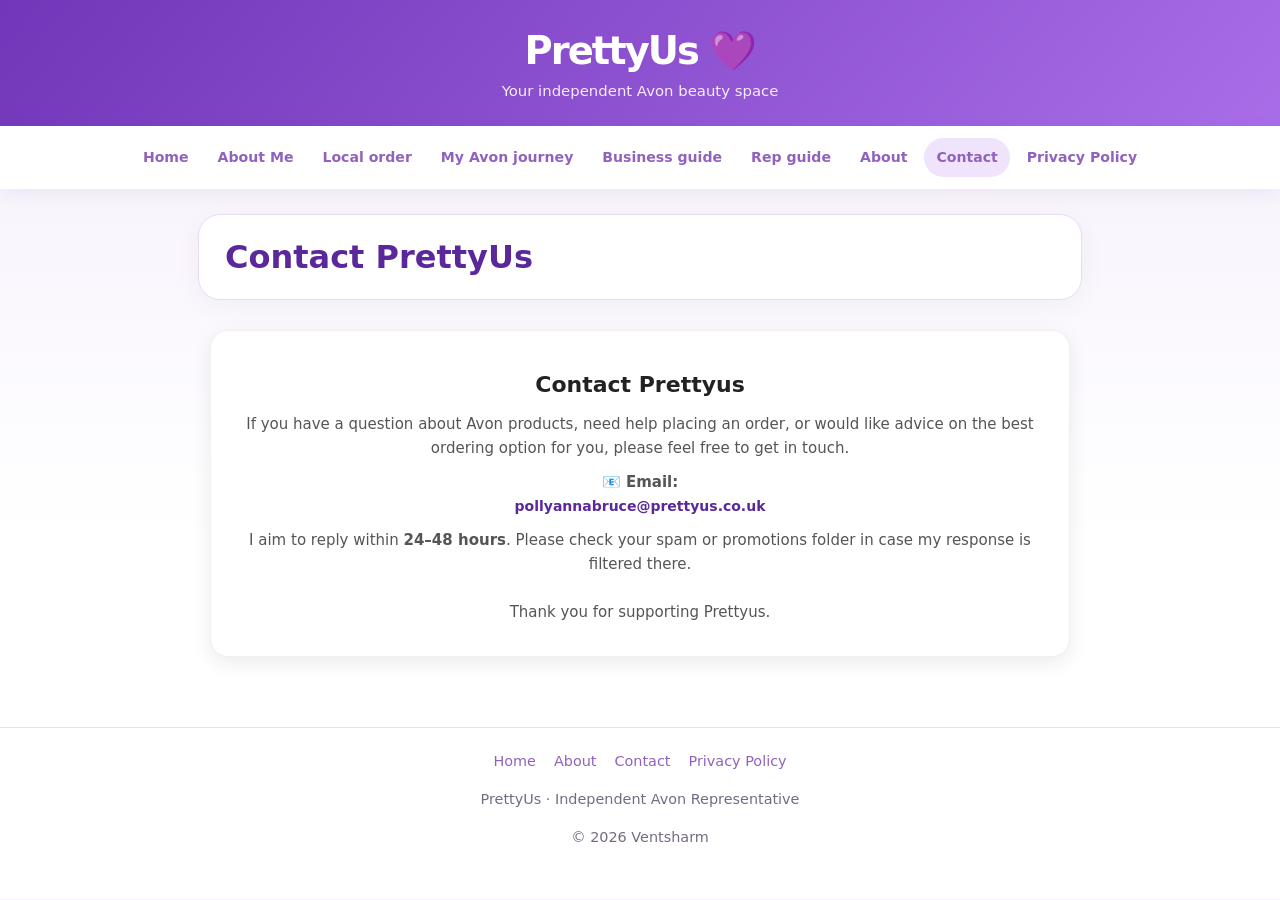
<file: contact.html>
<!doctype html>
<html lang="en-GB">
<head>
<meta charset="utf-8"><meta name="viewport" content="width=device-width,initial-scale=1">
<meta name="theme-color" content="#8045cd"><meta name="description" content="PrettyUs independent Avon representative: shopping, local orders, guidance and information.">
<title>Contact PrettyUs | PrettyUs</title>
<link rel="icon" href="Icon-192.png"><style>

:root{--purple:#8045cd;--deep:#5a289a;--bg:#f7f3fd;--ink:#292138;--muted:#756b81;--line:#e8dcf5;--max:920px}
*{box-sizing:border-box}html{scroll-behavior:smooth}body{margin:0;background:linear-gradient(180deg,#f4effc 0%,#fff 60%);color:var(--ink);font-family:system-ui,-apple-system,Segoe UI,Roboto,Arial,sans-serif;font-size:16px;line-height:1.65}
a{color:#6230a4}a:focus-visible,button:focus-visible,input:focus-visible,textarea:focus-visible{outline:3px solid #b17bed;outline-offset:3px}
.site-header{background:linear-gradient(130deg,#7136b9,#a96de8);color:#fff;text-align:center;padding:28px 20px 22px}
.site-header .brand{color:#fff;text-decoration:none;font-size:clamp(1.7rem,5vw,2.4rem);font-weight:800;letter-spacing:-.05em;line-height:1.2}
.site-header p{margin:5px 0 0;color:#f6ecff;font-size:.93rem}
.site-nav{background:white;box-shadow:0 5px 18px #422c6211}
.site-nav .nav-scroll{max-width:1100px;margin:auto;display:flex;justify-content:center;gap:5px;overflow-x:auto;padding:12px 14px;scrollbar-width:thin}
.site-nav a{display:inline-block;text-decoration:none;color:#5d387c;padding:8px 12px;border-radius:30px;white-space:nowrap;font-size:.88rem;font-weight:650}
.site-nav a[aria-current=page],.site-nav a:hover{background:#f0e4fc;color:var(--deep)}
.container{max-width:var(--max);margin:25px auto 70px;padding:0 18px}
.page-heading{margin:0 0 20px;padding:22px 26px;background:#fff;border:1px solid var(--line);border-radius:22px;box-shadow:0 6px 26px #48266a0d}
.page-heading h1{font-size:clamp(1.5rem,4vw,2rem);line-height:1.25;margin:0;color:var(--deep)}
.page-heading p{color:var(--muted);margin:8px 0 0}
.page-content{overflow-wrap:anywhere}
.page-content img{max-width:100%;height:auto}
.page-content .vertical-menu{display:grid;gap:12px;max-width:680px;margin:0 auto 24px}
.page-content .vertical-menu>a{display:flex;justify-content:center;align-items:center;gap:10px;padding:14px 18px;border:1px solid #e8d8f8;border-radius:20px;background:#fff;box-shadow:0 5px 15px #6e439c12;text-decoration:none;color:#573293;font-weight:750;text-align:center;transition:transform .15s ease,box-shadow .15s ease}
.page-content .vertical-menu>a:hover{transform:translateY(-2px);box-shadow:0 7px 20px #6e439c22}
.page-content .vertical-menu a .coffee-cup{width:28px;height:28px;object-fit:contain}
.page-content .accordion{max-width:680px;margin:14px auto;border:1px solid #e8d8f8;border-radius:20px;background:#fff;box-shadow:0 5px 15px #6e439c12;overflow:hidden}
.page-content .accordion>input{position:absolute;opacity:0;width:1px;height:1px}
.page-content .accordion>.handle{margin:0;font-size:1rem;line-height:1.5}
.page-content .accordion>.handle label{display:block;cursor:pointer;padding:17px 20px;text-align:center;font-weight:750;color:#5e319e}
.page-content .accordion>.content{display:none;padding:0 17px 17px}
.page-content .accordion>input:checked~.content{display:block}
.page-content .accordion .vertical-menu{margin:0}
.page-content section,.page-content article{max-width:100%}
.page-content h1,.page-content h2,.page-content h3{line-height:1.3}
.page-content a{text-underline-offset:3px}
.page-content .hero-description{margin:0 auto 18px;text-align:center;color:var(--muted);max-width:650px}
.page-content .home-more{margin:34px auto 14px;max-width:680px;text-align:center;font-size:1.2rem;color:#6d35a9}
.page-content .home-more-links{display:grid;gap:12px;max-width:680px;margin:0 auto 26px}
.page-content .home-more-links a{padding:13px 16px;border-radius:17px;background:#fff;box-shadow:0 4px 16px #67419212;border:1px solid #e8d8f8;text-align:center;text-decoration:none;font-weight:700;color:#6230a4}
.site-footer{border-top:1px solid #e8def2;text-align:center;padding:22px 14px 35px;color:var(--muted);font-size:.9rem}
.site-footer a{margin:0 9px;text-decoration:none}
@media(max-width:660px){.container{margin-top:18px;padding:0 12px}.site-nav .nav-scroll{justify-content:flex-start}.page-heading{padding:17px 18px}.page-content .vertical-menu>a{padding:13px 12px}}


</style>
<link rel="manifest" href="manifest.webmanifest">
<link rel="apple-touch-icon" href="Icon-192.png">
<meta name="mobile-web-app-capable" content="yes">
<meta name="apple-mobile-web-app-capable" content="yes">
<meta name="apple-mobile-web-app-title" content="PrettyUs">
<style>
/* Link colours only; preserve headings and button shapes. */
body a:not(.brand):not([href^="mailto:"]){color:#9162bd}
</style>
</head>
<body>
<header class="site-header"><a class="brand" href="index.html">PrettyUs 💜</a><p>Your independent Avon beauty space</p></header>
<nav class="site-nav" aria-label="Main navigation"><div class="nav-scroll"><a href="index.html">Home</a><a href="https://ventsharm.github.io/My-story/" target="_blank" rel="noopener">About Me</a><a href="submit-avon-order.html">Local order</a><a href="my-avon-journey.html">My Avon journey</a><a href="building-your-avon-business.html">Business guide</a><a href="avon-representative-guide.html">Rep guide</a><a href="about.html">About</a><a href="contact.html" aria-current="page">Contact</a><a href="https://www.ventsharmblogs.co.uk/p/privacy-policy.html">Privacy Policy</a></div></nav>
<main class="container"><div class="page-heading"><h1>Contact PrettyUs</h1></div><div class="page-content"><section class="contact-prettyus"><div class="contact-card"><h2>Contact Prettyus</h2><p>If you have a question about Avon products, need help placing an order, or would like advice on the best ordering option for you, please feel free to get in touch.</p><p class="contact-email"><strong>📧 Email:</strong><br/><a href="mailto:pollyannabruce@prettyus.co.uk">pollyannabruce@prettyus.co.uk</a></p><p class="contact-note">I aim to reply within <strong>24–48 hours</strong>. Please check your spam or promotions folder in case my response is filtered there.<br/><br/>Thank you for supporting Prettyus.</p></div></section><style>.contact-prettyus{margin:30px 0;padding:0 12px}.contact-card{background:#fff;border-radius:18px;padding:22px 20px;box-shadow:0 6px 20px rgba(0,0,0,.08);border:1px solid rgba(0,0,0,.06);text-align:center}.contact-card h2{margin-bottom:12px;font-size:22px;color:#222}.contact-card p{color:#555;font-size:15px;line-height:1.6;margin:10px 0}.contact-email a{color:#5a289a;text-decoration:none;font-weight:600;font-size:14px}.contact-email a:hover{text-decoration:underline}.contact-note{font-size:14px;color:#666;margin-top:18px}</style>
</div></main>
<footer class="site-footer"><a href="index.html">Home</a><a href="about.html">About</a><a href="contact.html">Contact</a><a href="https://www.ventsharmblogs.co.uk/p/privacy-policy.html">Privacy Policy</a><p>PrettyUs · Independent Avon Representative</p><p class="site-copyright">©️ 2026 Ventsharm</p></footer>
<script>
if ('serviceWorker' in navigator) {
  window.addEventListener('load', function () {
    navigator.serviceWorker.register('./service-worker.js').catch(function () {});
  }, { once: true });
}
</script>
</body></html>
</file>
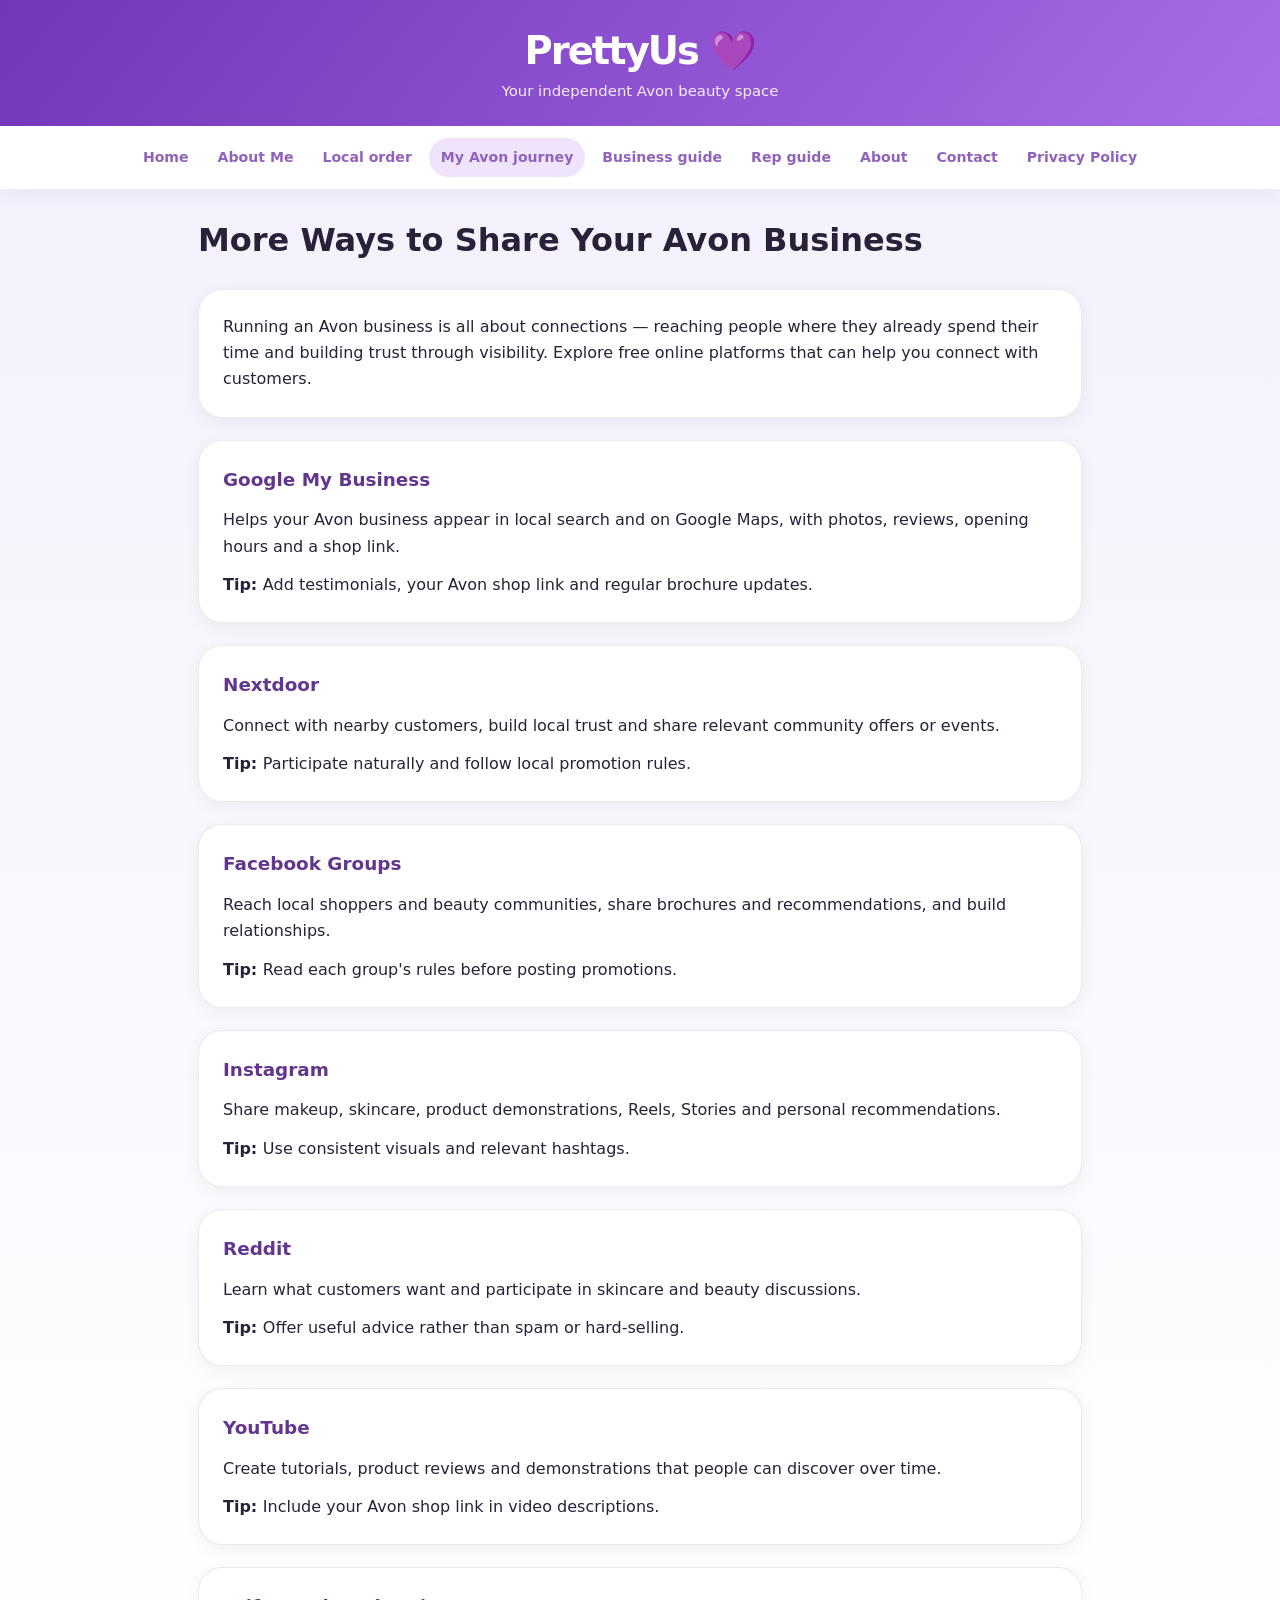
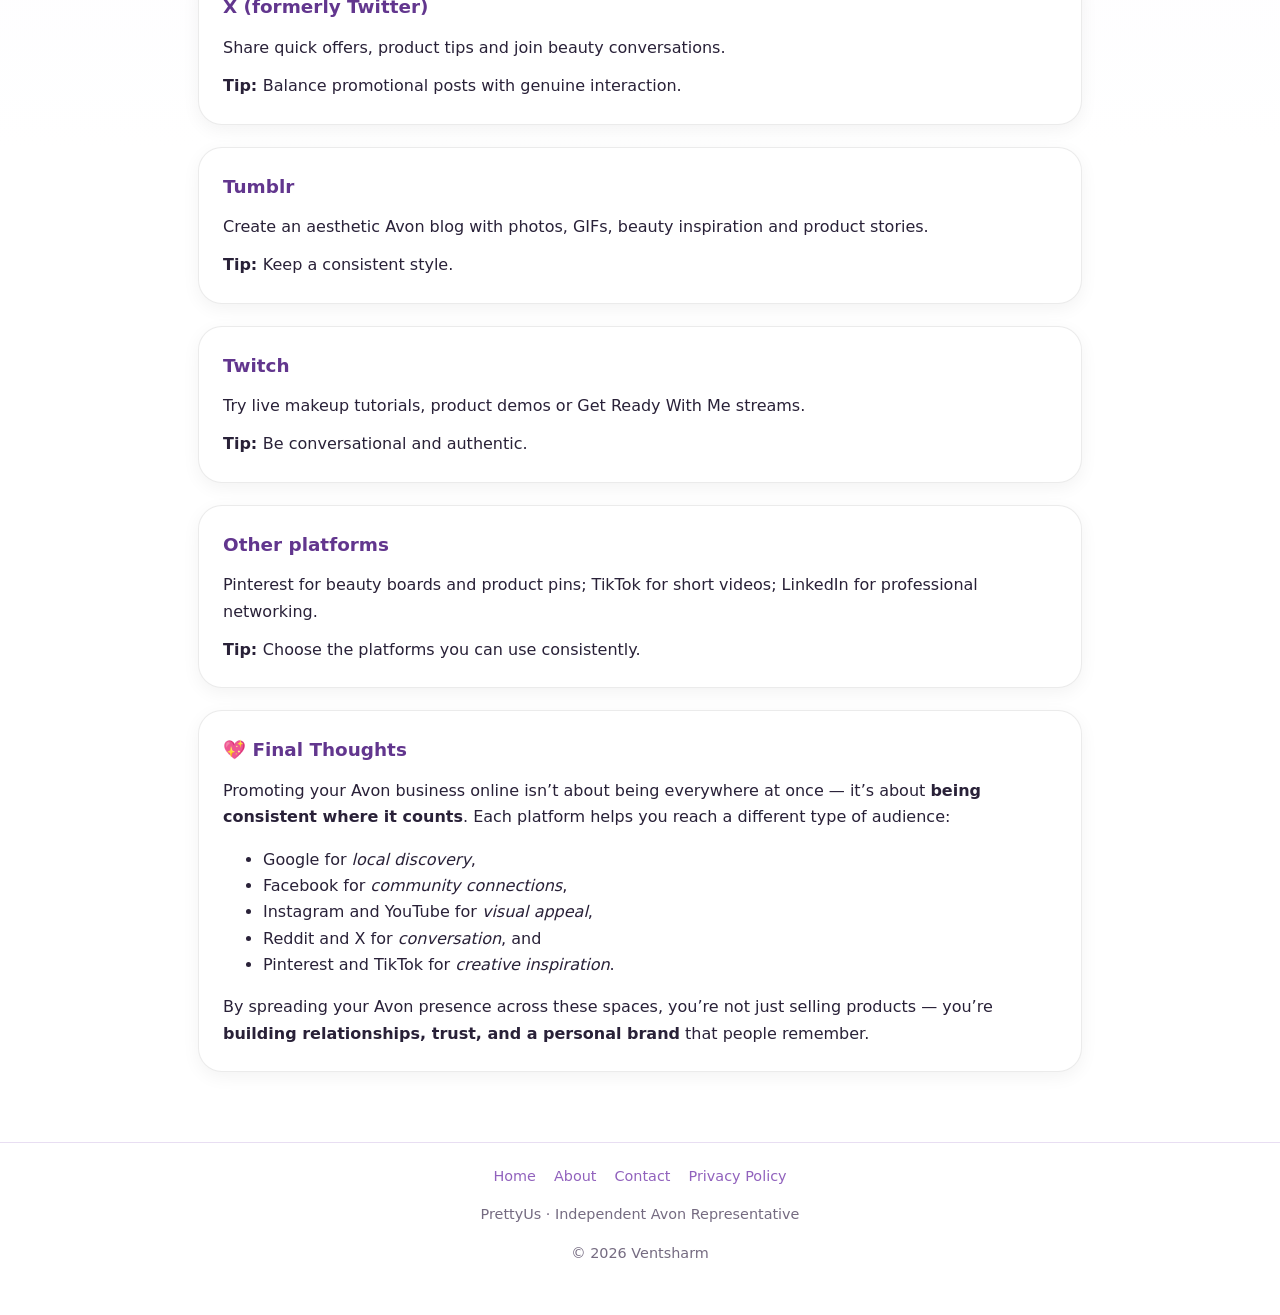
<file: more-ways-to-share-avon.html>
<!DOCTYPE html>

<html lang="en-GB">
<head>
<meta charset="utf-8"/><meta content="width=device-width,initial-scale=1" name="viewport"/>
<meta content="#8045cd" name="theme-color"/><meta content="PrettyUs independent Avon representative: shopping, local orders, guidance and information." name="description"/>
<title>More Ways to Share Your Avon Business | PrettyUs</title>
<link href="Icon-192.png" rel="icon"/><style>

:root{--purple:#8045cd;--deep:#5a289a;--bg:#f7f3fd;--ink:#292138;--muted:#756b81;--line:#e8dcf5;--max:920px}
*{box-sizing:border-box}html{scroll-behavior:smooth}body{margin:0;background:linear-gradient(180deg,#f4effc 0%,#fff 60%);color:var(--ink);font-family:system-ui,-apple-system,Segoe UI,Roboto,Arial,sans-serif;font-size:16px;line-height:1.65}
a{color:#6230a4}a:focus-visible,button:focus-visible,input:focus-visible,textarea:focus-visible{outline:3px solid #b17bed;outline-offset:3px}
.site-header{background:linear-gradient(130deg,#7136b9,#a96de8);color:#fff;text-align:center;padding:28px 20px 22px}
.site-header .brand{color:#fff;text-decoration:none;font-size:clamp(1.7rem,5vw,2.4rem);font-weight:800;letter-spacing:-.05em;line-height:1.2}
.site-header p{margin:5px 0 0;color:#f6ecff;font-size:.93rem}
.site-nav{background:white;box-shadow:0 5px 18px #422c6211}
.site-nav .nav-scroll{max-width:1100px;margin:auto;display:flex;justify-content:center;gap:5px;overflow-x:auto;padding:12px 14px;scrollbar-width:thin}
.site-nav a{display:inline-block;text-decoration:none;color:#5d387c;padding:8px 12px;border-radius:30px;white-space:nowrap;font-size:.88rem;font-weight:650}
.site-nav a[aria-current=page],.site-nav a:hover{background:#f0e4fc;color:var(--deep)}
.container{max-width:var(--max);margin:25px auto 70px;padding:0 18px}
.page-heading{margin:0 0 20px;padding:22px 26px;background:#fff;border:1px solid var(--line);border-radius:22px;box-shadow:0 6px 26px #48266a0d}
.page-heading h1{font-size:clamp(1.5rem,4vw,2rem);line-height:1.25;margin:0;color:var(--deep)}
.page-heading p{color:var(--muted);margin:8px 0 0}
.page-content{overflow-wrap:anywhere}
.page-content img{max-width:100%;height:auto}
.page-content .vertical-menu{display:grid;gap:12px;max-width:680px;margin:0 auto 24px}
.page-content .vertical-menu>a{display:flex;justify-content:center;align-items:center;gap:10px;padding:14px 18px;border:1px solid #e8d8f8;border-radius:20px;background:#fff;box-shadow:0 5px 15px #6e439c12;text-decoration:none;color:#573293;font-weight:750;text-align:center;transition:transform .15s ease,box-shadow .15s ease}
.page-content .vertical-menu>a:hover{transform:translateY(-2px);box-shadow:0 7px 20px #6e439c22}
.page-content .vertical-menu a .coffee-cup{width:28px;height:28px;object-fit:contain}
.page-content .accordion{max-width:680px;margin:14px auto;border:1px solid #e8d8f8;border-radius:20px;background:#fff;box-shadow:0 5px 15px #6e439c12;overflow:hidden}
.page-content .accordion>input{position:absolute;opacity:0;width:1px;height:1px}
.page-content .accordion>.handle{margin:0;font-size:1rem;line-height:1.5}
.page-content .accordion>.handle label{display:block;cursor:pointer;padding:17px 20px;text-align:center;font-weight:750;color:#5e319e}
.page-content .accordion>.content{display:none;padding:0 17px 17px}
.page-content .accordion>input:checked~.content{display:block}
.page-content .accordion .vertical-menu{margin:0}
.page-content section,.page-content article{max-width:100%}
.page-content h1,.page-content h2,.page-content h3{line-height:1.3}
.page-content a{text-underline-offset:3px}
.page-content .hero-description{margin:0 auto 18px;text-align:center;color:var(--muted);max-width:650px}
.page-content .home-more{margin:34px auto 14px;max-width:680px;text-align:center;font-size:1.2rem;color:#6d35a9}
.page-content .home-more-links{display:grid;gap:12px;max-width:680px;margin:0 auto 26px}
.page-content .home-more-links a{padding:13px 16px;border-radius:17px;background:#fff;box-shadow:0 4px 16px #67419212;border:1px solid #e8d8f8;text-align:center;text-decoration:none;font-weight:700;color:#6230a4}
.site-footer{border-top:1px solid #e8def2;text-align:center;padding:22px 14px 35px;color:var(--muted);font-size:.9rem}
.site-footer a{margin:0 9px;text-decoration:none}
@media(max-width:660px){.container{margin-top:18px;padding:0 12px}.site-nav .nav-scroll{justify-content:flex-start}.page-heading{padding:17px 18px}.page-content .vertical-menu>a{padding:13px 12px}}


</style>
<style>.content-card{background:#fff;border:1px solid rgba(0,0,0,.08);border-radius:24px;padding:24px;margin:22px 0;box-shadow:0 5px 18px rgba(0,0,0,.05)}.content-card h2{font-size:1.15rem;color:#62368e;margin:0 0 12px}.content-card p{margin:0 0 12px}.content-card p:last-child{margin-bottom:0}</style><link rel="manifest" href="manifest.webmanifest">
<link rel="apple-touch-icon" href="Icon-192.png">
<meta name="mobile-web-app-capable" content="yes">
<meta name="apple-mobile-web-app-capable" content="yes">
<meta name="apple-mobile-web-app-title" content="PrettyUs">
<style>
/* Link colours only; preserve headings and button shapes. */
body a:not(.brand):not([href^="mailto:"]){color:#9162bd}
</style>
</head>
<body>
<header class="site-header"><a class="brand" href="index.html">PrettyUs 💜</a><p>Your independent Avon beauty space</p></header>
<nav aria-label="Main navigation" class="site-nav"><div class="nav-scroll"><a href="index.html">Home</a><a href="https://ventsharm.github.io/My-story/" target="_blank" rel="noopener">About Me</a><a href="submit-avon-order.html">Local order</a><a aria-current="page" href="my-avon-journey.html">My Avon journey</a><a href="building-your-avon-business.html">Business guide</a><a href="avon-representative-guide.html">Rep guide</a><a href="about.html">About</a><a href="contact.html">Contact</a><a href="https://www.ventsharmblogs.co.uk/p/privacy-policy.html">Privacy Policy</a></div></nav>
<main class="container"><h1>More Ways to Share Your Avon Business</h1><div class="content-card"><p>Running an Avon business is all about connections — reaching people where they already spend their time and building trust through visibility. Explore free online platforms that can help you connect with customers.</p></div><div class="content-card"><h2>Google My Business</h2><p>Helps your Avon business appear in local search and on Google Maps, with photos, reviews, opening hours and a shop link.</p><p><strong>Tip: </strong>Add testimonials, your Avon shop link and regular brochure updates.</p></div><div class="content-card"><h2>Nextdoor</h2><p>Connect with nearby customers, build local trust and share relevant community offers or events.</p><p><strong>Tip: </strong>Participate naturally and follow local promotion rules.</p></div><div class="content-card"><h2>Facebook Groups</h2><p>Reach local shoppers and beauty communities, share brochures and recommendations, and build relationships.</p><p><strong>Tip: </strong>Read each group's rules before posting promotions.</p></div><div class="content-card"><h2>Instagram</h2><p>Share makeup, skincare, product demonstrations, Reels, Stories and personal recommendations.</p><p><strong>Tip: </strong>Use consistent visuals and relevant hashtags.</p></div><div class="content-card"><h2>Reddit</h2><p>Learn what customers want and participate in skincare and beauty discussions.</p><p><strong>Tip: </strong>Offer useful advice rather than spam or hard-selling.</p></div><div class="content-card"><h2>YouTube</h2><p>Create tutorials, product reviews and demonstrations that people can discover over time.</p><p><strong>Tip: </strong>Include your Avon shop link in video descriptions.</p></div><div class="content-card"><h2>X (formerly Twitter)</h2><p>Share quick offers, product tips and join beauty conversations.</p><p><strong>Tip: </strong>Balance promotional posts with genuine interaction.</p></div><div class="content-card"><h2>Tumblr</h2><p>Create an aesthetic Avon blog with photos, GIFs, beauty inspiration and product stories.</p><p><strong>Tip: </strong>Keep a consistent style.</p></div><div class="content-card"><h2>Twitch</h2><p>Try live makeup tutorials, product demos or Get Ready With Me streams.</p><p><strong>Tip: </strong>Be conversational and authentic.</p></div><div class="content-card"><h2>Other platforms</h2><p>Pinterest for beauty boards and product pins; TikTok for short videos; LinkedIn for professional networking.</p><p><strong>Tip: </strong>Choose the platforms you can use consistently.</p></div><div class="content-card"><h2>💖 Final Thoughts</h2><p>Promoting your Avon business online isn’t about being everywhere at once — it’s about <strong>being consistent where it counts</strong>. Each platform helps you reach a different type of audience:</p><ul><li>Google for <em>local discovery</em>,</li><li>Facebook for <em>community connections</em>,</li><li>Instagram and YouTube for <em>visual appeal</em>,</li><li>Reddit and X for <em>conversation</em>, and</li><li>Pinterest and TikTok for <em>creative inspiration</em>.</li></ul><p>By spreading your Avon presence across these spaces, you’re not just selling products — you’re <strong>building relationships, trust, and a personal brand</strong> that people remember.</p></div></main>
<footer class="site-footer"><a href="index.html">Home</a><a href="about.html">About</a><a href="contact.html">Contact</a><a href="https://www.ventsharmblogs.co.uk/p/privacy-policy.html">Privacy Policy</a><p>PrettyUs · Independent Avon Representative</p><p class="site-copyright">©️ 2026 Ventsharm</p></footer>
<script>
if ('serviceWorker' in navigator) {
  window.addEventListener('load', function () {
    navigator.serviceWorker.register('./service-worker.js').catch(function () {});
  }, { once: true });
}
</script>
</body></html>
</file>
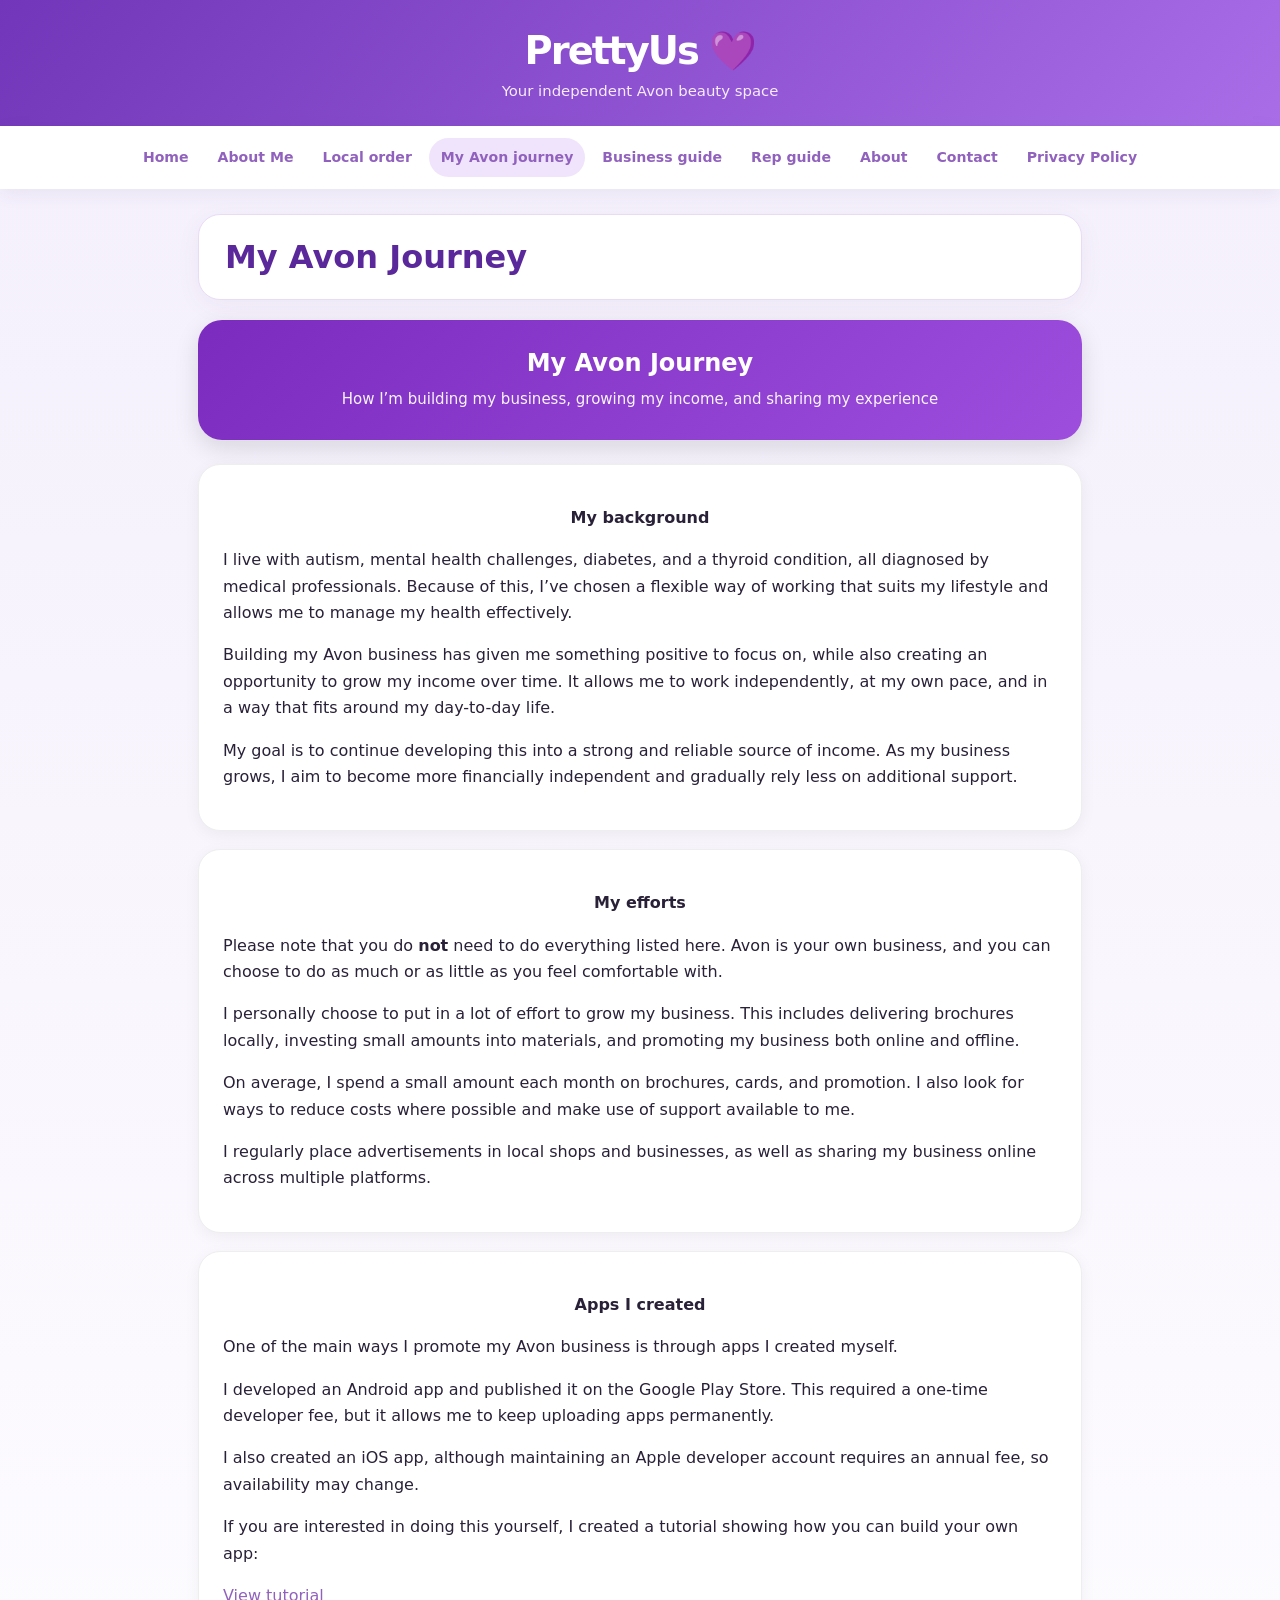
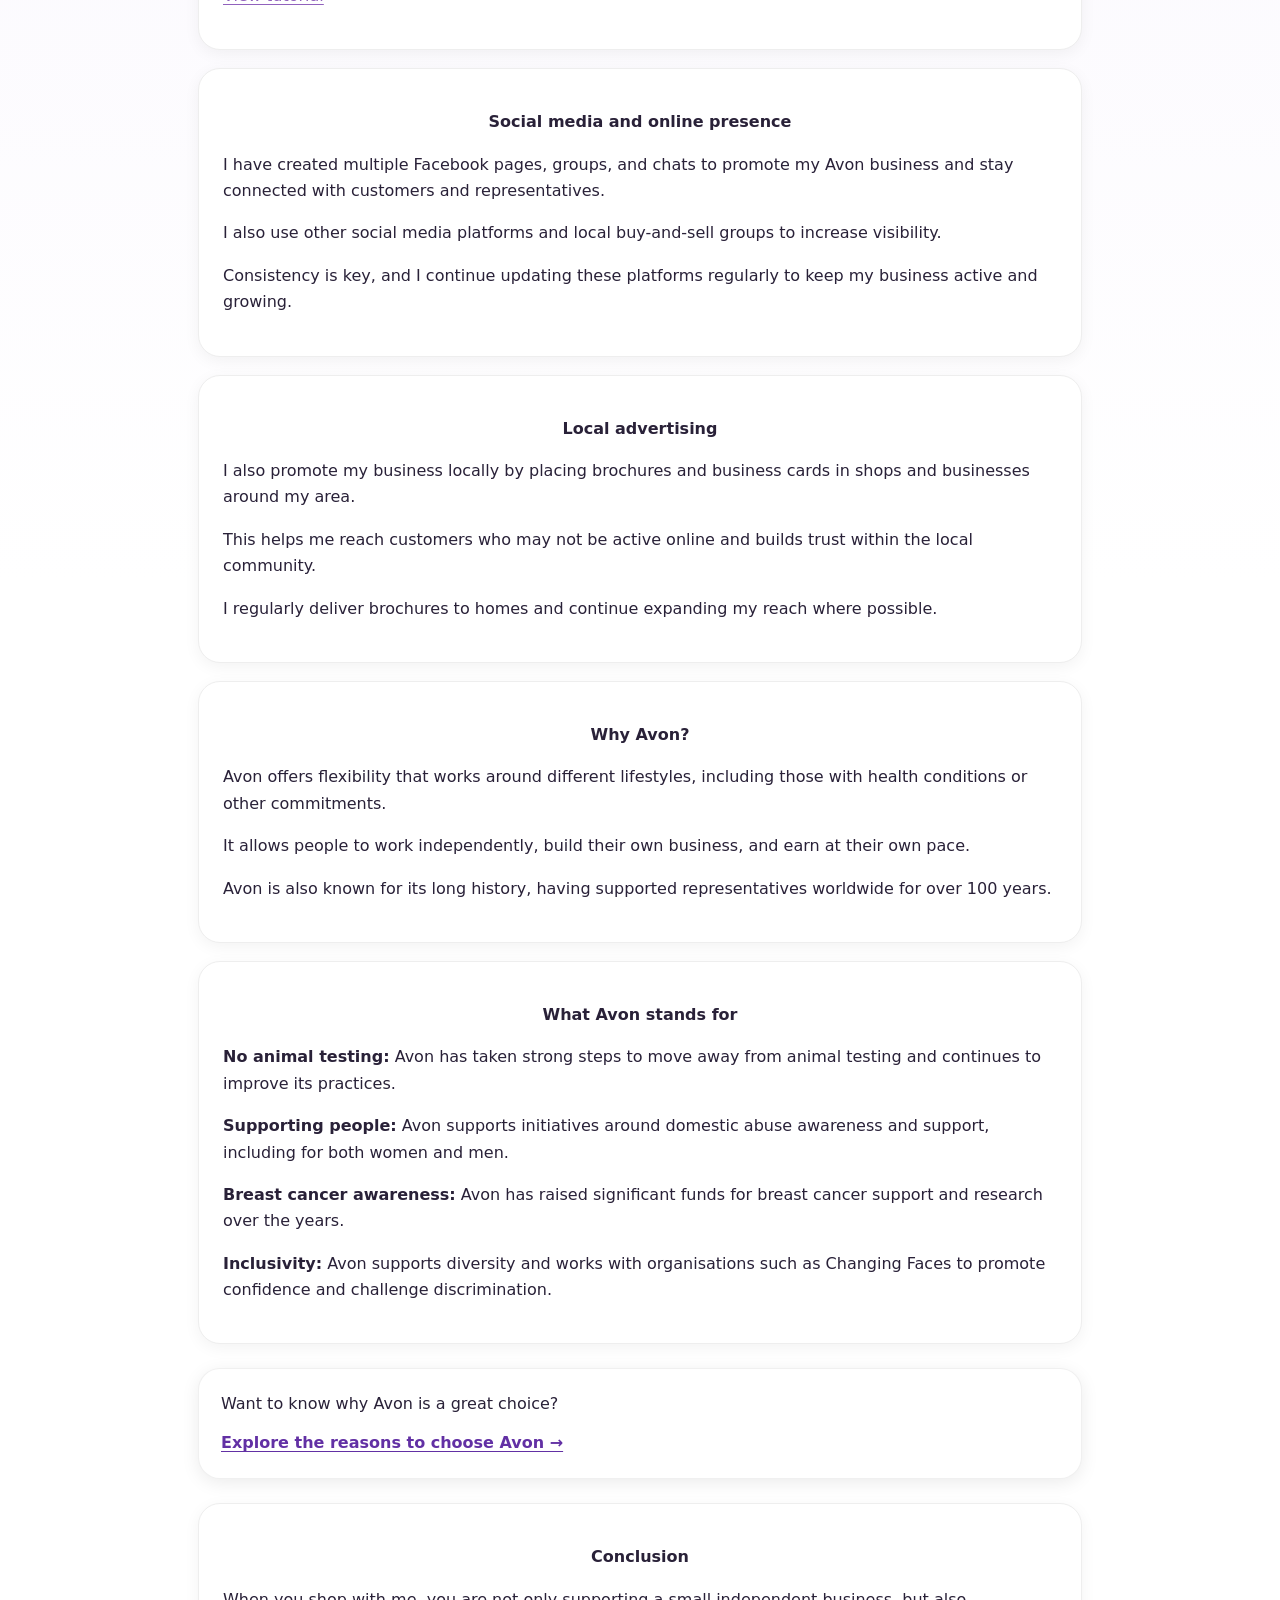
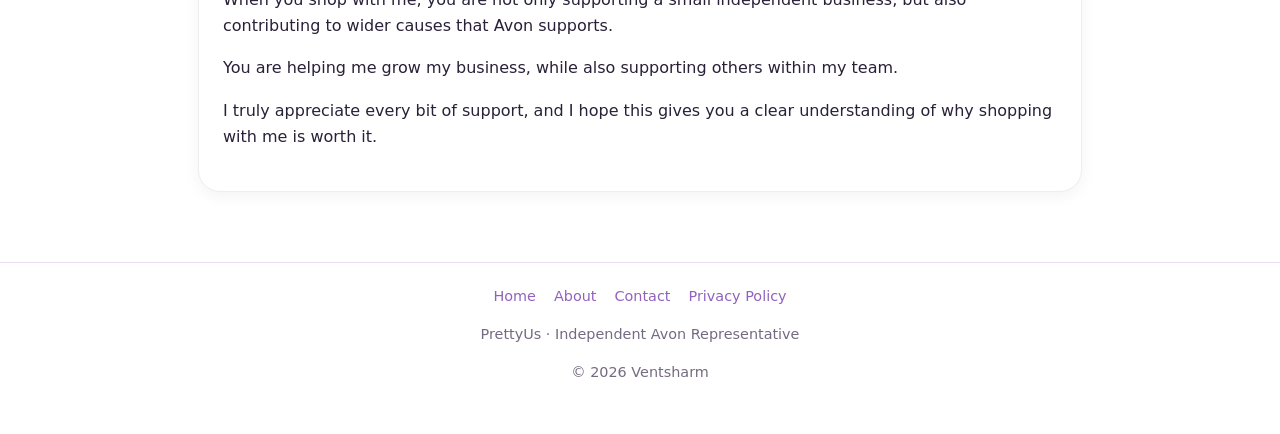
<file: my-avon-journey.html>
<!DOCTYPE html>

<html lang="en-GB">
<head>
<meta charset="utf-8"/><meta content="width=device-width,initial-scale=1" name="viewport"/>
<meta content="#8045cd" name="theme-color"/><meta content="PrettyUs independent Avon representative: shopping, local orders, guidance and information." name="description"/>
<title>My Avon Journey | PrettyUs</title>
<link href="Icon-192.png" rel="icon"/><style>

:root{--purple:#8045cd;--deep:#5a289a;--bg:#f7f3fd;--ink:#292138;--muted:#756b81;--line:#e8dcf5;--max:920px}
*{box-sizing:border-box}html{scroll-behavior:smooth}body{margin:0;background:linear-gradient(180deg,#f4effc 0%,#fff 60%);color:var(--ink);font-family:system-ui,-apple-system,Segoe UI,Roboto,Arial,sans-serif;font-size:16px;line-height:1.65}
a{color:#6230a4}a:focus-visible,button:focus-visible,input:focus-visible,textarea:focus-visible{outline:3px solid #b17bed;outline-offset:3px}
.site-header{background:linear-gradient(130deg,#7136b9,#a96de8);color:#fff;text-align:center;padding:28px 20px 22px}
.site-header .brand{color:#fff;text-decoration:none;font-size:clamp(1.7rem,5vw,2.4rem);font-weight:800;letter-spacing:-.05em;line-height:1.2}
.site-header p{margin:5px 0 0;color:#f6ecff;font-size:.93rem}
.site-nav{background:white;box-shadow:0 5px 18px #422c6211}
.site-nav .nav-scroll{max-width:1100px;margin:auto;display:flex;justify-content:center;gap:5px;overflow-x:auto;padding:12px 14px;scrollbar-width:thin}
.site-nav a{display:inline-block;text-decoration:none;color:#5d387c;padding:8px 12px;border-radius:30px;white-space:nowrap;font-size:.88rem;font-weight:650}
.site-nav a[aria-current=page],.site-nav a:hover{background:#f0e4fc;color:var(--deep)}
.container{max-width:var(--max);margin:25px auto 70px;padding:0 18px}
.page-heading{margin:0 0 20px;padding:22px 26px;background:#fff;border:1px solid var(--line);border-radius:22px;box-shadow:0 6px 26px #48266a0d}
.page-heading h1{font-size:clamp(1.5rem,4vw,2rem);line-height:1.25;margin:0;color:var(--deep)}
.page-heading p{color:var(--muted);margin:8px 0 0}
.page-content{overflow-wrap:anywhere}
.page-content img{max-width:100%;height:auto}
.page-content .vertical-menu{display:grid;gap:12px;max-width:680px;margin:0 auto 24px}
.page-content .vertical-menu>a{display:flex;justify-content:center;align-items:center;gap:10px;padding:14px 18px;border:1px solid #e8d8f8;border-radius:20px;background:#fff;box-shadow:0 5px 15px #6e439c12;text-decoration:none;color:#573293;font-weight:750;text-align:center;transition:transform .15s ease,box-shadow .15s ease}
.page-content .vertical-menu>a:hover{transform:translateY(-2px);box-shadow:0 7px 20px #6e439c22}
.page-content .vertical-menu a .coffee-cup{width:28px;height:28px;object-fit:contain}
.page-content .accordion{max-width:680px;margin:14px auto;border:1px solid #e8d8f8;border-radius:20px;background:#fff;box-shadow:0 5px 15px #6e439c12;overflow:hidden}
.page-content .accordion>input{position:absolute;opacity:0;width:1px;height:1px}
.page-content .accordion>.handle{margin:0;font-size:1rem;line-height:1.5}
.page-content .accordion>.handle label{display:block;cursor:pointer;padding:17px 20px;text-align:center;font-weight:750;color:#5e319e}
.page-content .accordion>.content{display:none;padding:0 17px 17px}
.page-content .accordion>input:checked~.content{display:block}
.page-content .accordion .vertical-menu{margin:0}
.page-content section,.page-content article{max-width:100%}
.page-content h1,.page-content h2,.page-content h3{line-height:1.3}
.page-content a{text-underline-offset:3px}
.page-content .hero-description{margin:0 auto 18px;text-align:center;color:var(--muted);max-width:650px}
.page-content .home-more{margin:34px auto 14px;max-width:680px;text-align:center;font-size:1.2rem;color:#6d35a9}
.page-content .home-more-links{display:grid;gap:12px;max-width:680px;margin:0 auto 26px}
.page-content .home-more-links a{padding:13px 16px;border-radius:17px;background:#fff;box-shadow:0 4px 16px #67419212;border:1px solid #e8d8f8;text-align:center;text-decoration:none;font-weight:700;color:#6230a4}
.site-footer{border-top:1px solid #e8def2;text-align:center;padding:22px 14px 35px;color:var(--muted);font-size:.9rem}
.site-footer a{margin:0 9px;text-decoration:none}
@media(max-width:660px){.container{margin-top:18px;padding:0 12px}.site-nav .nav-scroll{justify-content:flex-start}.page-heading{padding:17px 18px}.page-content .vertical-menu>a{padding:13px 12px}}


</style>
<link rel="manifest" href="manifest.webmanifest">
<link rel="apple-touch-icon" href="Icon-192.png">
<meta name="mobile-web-app-capable" content="yes">
<meta name="apple-mobile-web-app-capable" content="yes">
<meta name="apple-mobile-web-app-title" content="PrettyUs">
<style>
/* Link colours only; preserve headings and button shapes. */
body a:not(.brand):not([href^="mailto:"]){color:#9162bd}
</style>
</head>
<body>
<header class="site-header"><a class="brand" href="index.html">PrettyUs 💜</a><p>Your independent Avon beauty space</p></header>
<nav aria-label="Main navigation" class="site-nav"><div class="nav-scroll"><a href="index.html">Home</a><a href="https://ventsharm.github.io/My-story/" target="_blank" rel="noopener">About Me</a><a href="submit-avon-order.html">Local order</a><a aria-current="page" href="my-avon-journey.html">My Avon journey</a><a href="building-your-avon-business.html">Business guide</a><a href="avon-representative-guide.html">Rep guide</a><a href="about.html">About</a><a href="contact.html">Contact</a><a href="https://www.ventsharmblogs.co.uk/p/privacy-policy.html">Privacy Policy</a></div></nav>
<main class="container"><div class="page-heading"><h1>My Avon Journey</h1></div><div class="page-content"><div style="text-align:center;background:linear-gradient(135deg,#7b2cbf,#9d4edd);color:#fff;padding:28px 20px;border-radius:24px;margin-bottom:24px;box-shadow:0 8px 24px rgba(0,0,0,.12);">
<h2 style="margin:0 0 8px 0;">My Avon Journey</h2>
<p style="margin:0;font-size:15px;opacity:.95;">How I’m building my business, growing my income, and sharing my experience</p>
</div><div style="max-width:900px;margin:0 auto;">
<!-- My Background -->
<div style="background:#fff;border:1px solid #eee;border-radius:22px;padding:24px;margin-bottom:18px;box-shadow:0 4px 16px rgba(0,0,0,.05);">
<p style="text-align:center;"><b>My background</b></p>
<p>I live with autism, mental health challenges, diabetes, and a thyroid condition, all diagnosed by medical professionals. Because of this, I’ve chosen a flexible way of working that suits my lifestyle and allows me to manage my health effectively.</p>
<p>Building my Avon business has given me something positive to focus on, while also creating an opportunity to grow my income over time. It allows me to work independently, at my own pace, and in a way that fits around my day-to-day life.</p>
<p>My goal is to continue developing this into a strong and reliable source of income. As my business grows, I aim to become more financially independent and gradually rely less on additional support.</p>
</div>
<!-- My Efforts -->
<div style="background:#fff;border:1px solid #eee;border-radius:22px;padding:24px;margin-bottom:18px;box-shadow:0 4px 16px rgba(0,0,0,.05);">
<p style="text-align:center;"><b>My efforts</b></p>
<p>Please note that you do <b>not</b> need to do everything listed here. Avon is your own business, and you can choose to do as much or as little as you feel comfortable with.</p>
<p>I personally choose to put in a lot of effort to grow my business. This includes delivering brochures locally, investing small amounts into materials, and promoting my business both online and offline.</p>
<p>On average, I spend a small amount each month on brochures, cards, and promotion. I also look for ways to reduce costs where possible and make use of support available to me.</p>
<p>I regularly place advertisements in local shops and businesses, as well as sharing my business online across multiple platforms.</p>
</div>
<!-- Apps -->
<div style="background:#fff;border:1px solid #eee;border-radius:22px;padding:24px;margin-bottom:18px;box-shadow:0 4px 16px rgba(0,0,0,.05);">
<p style="text-align:center;"><b>Apps I created</b></p>
<p>One of the main ways I promote my Avon business is through apps I created myself.</p>
<p>I developed an Android app and published it on the Google Play Store. This required a one-time developer fee, but it allows me to keep uploading apps permanently.</p>
<p>I also created an iOS app, although maintaining an Apple developer account requires an annual fee, so availability may change.</p>
<p>If you are interested in doing this yourself, I created a tutorial showing how you can build your own app:</p>
<p><a href="https://ventsharmblogs.blogspot.com/2022/06/designing-for-your-blogger.html#make-app">View tutorial</a></p>
</div>
<!-- Social Media -->
<div style="background:#fff;border:1px solid #eee;border-radius:22px;padding:24px;margin-bottom:18px;box-shadow:0 4px 16px rgba(0,0,0,.05);">
<p style="text-align:center;"><b>Social media and online presence</b></p>
<p>I have created multiple Facebook pages, groups, and chats to promote my Avon business and stay connected with customers and representatives.</p>
<p>I also use other social media platforms and local buy-and-sell groups to increase visibility.</p>
<p>Consistency is key, and I continue updating these platforms regularly to keep my business active and growing.</p>
</div>
<!-- Local Advertising -->
<div style="background:#fff;border:1px solid #eee;border-radius:22px;padding:24px;margin-bottom:18px;box-shadow:0 4px 16px rgba(0,0,0,.05);">
<p style="text-align:center;"><b>Local advertising</b></p>
<p>I also promote my business locally by placing brochures and business cards in shops and businesses around my area.</p>
<p>This helps me reach customers who may not be active online and builds trust within the local community.</p>
<p>I regularly deliver brochures to homes and continue expanding my reach where possible.</p>
</div>
<!-- Why Avon -->
<div style="background:#fff;border:1px solid #eee;border-radius:22px;padding:24px;margin-bottom:18px;box-shadow:0 4px 16px rgba(0,0,0,.05);">
<p style="text-align:center;"><b>Why Avon?</b></p>
<p>Avon offers flexibility that works around different lifestyles, including those with health conditions or other commitments.</p>
<p>It allows people to work independently, build their own business, and earn at their own pace.</p>
<p>Avon is also known for its long history, having supported representatives worldwide for over 100 years.</p>
</div>
<!-- Values -->
<div style="background:#fff;border:1px solid #eee;border-radius:22px;padding:24px;margin-bottom:18px;box-shadow:0 4px 16px rgba(0,0,0,.05);">
<p style="text-align:center;"><b>What Avon stands for</b></p>
<p><b>No animal testing:</b> Avon has taken strong steps to move away from animal testing and continues to improve its practices.</p>
<p><b>Supporting people:</b> Avon supports initiatives around domestic abuse awareness and support, including for both women and men.</p>
<p><b>Breast cancer awareness:</b> Avon has raised significant funds for breast cancer support and research over the years.</p>
<p><b>Inclusivity:</b> Avon supports diversity and works with organisations such as Changing Faces to promote confidence and challenge discrimination.</p>
</div>
<div style="background:#fff;border-radius:22px;padding:22px;margin:24px 0;box-shadow:0 4px 18px rgba(0,0,0,.08);border:1px solid rgba(0,0,0,.06);">
<p style="margin:0 0 12px 0;">Want to know why Avon is a great choice?</p><a href="why-shop-with-me.html" style="color:#6230a4;font-weight:600;text-decoration:underline">Explore the reasons to choose Avon →</a></div>
<!-- Conclusion -->
<div style="background:#fff;border:1px solid #eee;border-radius:22px;padding:24px;margin-bottom:18px;box-shadow:0 4px 16px rgba(0,0,0,.05);">
<p style="text-align:center;"><b>Conclusion</b></p>
<p>When you shop with me, you are not only supporting a small independent business, but also contributing to wider causes that Avon supports.</p>
<p>You are helping me grow my business, while also supporting others within my team.</p>
<p>I truly appreciate every bit of support, and I hope this gives you a clear understanding of why shopping with me is worth it.</p>
</div>
</div>
</div></main>
<footer class="site-footer"><a href="index.html">Home</a><a href="about.html">About</a><a href="contact.html">Contact</a><a href="https://www.ventsharmblogs.co.uk/p/privacy-policy.html">Privacy Policy</a><p>PrettyUs · Independent Avon Representative</p><p class="site-copyright">©️ 2026 Ventsharm</p></footer>
<script>
if ('serviceWorker' in navigator) {
  window.addEventListener('load', function () {
    navigator.serviceWorker.register('./service-worker.js').catch(function () {});
  }, { once: true });
}
</script>
</body></html>
</file>
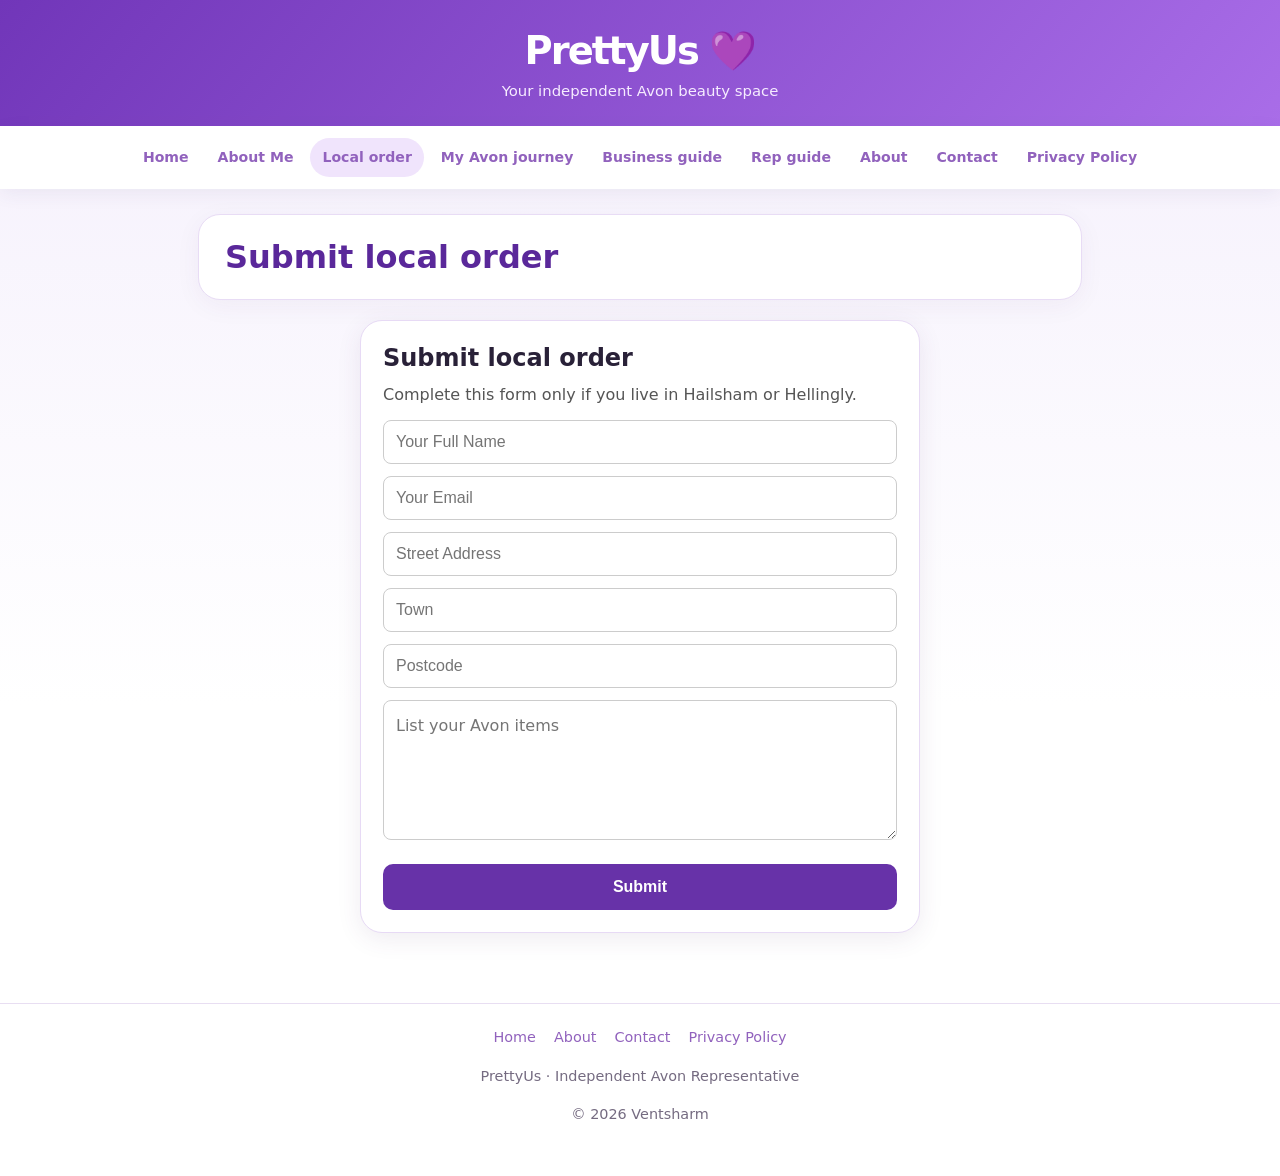
<file: submit-avon-order.html>
<!doctype html>
<html lang="en-GB">
<head>
<meta charset="utf-8"><meta name="viewport" content="width=device-width,initial-scale=1">
<meta name="theme-color" content="#8045cd"><meta name="description" content="PrettyUs independent Avon representative: shopping, local orders, guidance and information.">
<title>Submit local order | PrettyUs</title>
<link rel="icon" href="Icon-192.png"><style>

:root{--purple:#8045cd;--deep:#5a289a;--bg:#f7f3fd;--ink:#292138;--muted:#756b81;--line:#e8dcf5;--max:920px}
*{box-sizing:border-box}html{scroll-behavior:smooth}body{margin:0;background:linear-gradient(180deg,#f4effc 0%,#fff 60%);color:var(--ink);font-family:system-ui,-apple-system,Segoe UI,Roboto,Arial,sans-serif;font-size:16px;line-height:1.65}
a{color:#6230a4}a:focus-visible,button:focus-visible,input:focus-visible,textarea:focus-visible{outline:3px solid #b17bed;outline-offset:3px}
.site-header{background:linear-gradient(130deg,#7136b9,#a96de8);color:#fff;text-align:center;padding:28px 20px 22px}
.site-header .brand{color:#fff;text-decoration:none;font-size:clamp(1.7rem,5vw,2.4rem);font-weight:800;letter-spacing:-.05em;line-height:1.2}
.site-header p{margin:5px 0 0;color:#f6ecff;font-size:.93rem}
.site-nav{background:white;box-shadow:0 5px 18px #422c6211}
.site-nav .nav-scroll{max-width:1100px;margin:auto;display:flex;justify-content:center;gap:5px;overflow-x:auto;padding:12px 14px;scrollbar-width:thin}
.site-nav a{display:inline-block;text-decoration:none;color:#5d387c;padding:8px 12px;border-radius:30px;white-space:nowrap;font-size:.88rem;font-weight:650}
.site-nav a[aria-current=page],.site-nav a:hover{background:#f0e4fc;color:var(--deep)}
.container{max-width:var(--max);margin:25px auto 70px;padding:0 18px}
.page-heading{margin:0 0 20px;padding:22px 26px;background:#fff;border:1px solid var(--line);border-radius:22px;box-shadow:0 6px 26px #48266a0d}
.page-heading h1{font-size:clamp(1.5rem,4vw,2rem);line-height:1.25;margin:0;color:var(--deep)}
.page-heading p{color:var(--muted);margin:8px 0 0}
.page-content{overflow-wrap:anywhere}
.page-content img{max-width:100%;height:auto}
.page-content .vertical-menu{display:grid;gap:12px;max-width:680px;margin:0 auto 24px}
.page-content .vertical-menu>a{display:flex;justify-content:center;align-items:center;gap:10px;padding:14px 18px;border:1px solid #e8d8f8;border-radius:20px;background:#fff;box-shadow:0 5px 15px #6e439c12;text-decoration:none;color:#573293;font-weight:750;text-align:center;transition:transform .15s ease,box-shadow .15s ease}
.page-content .vertical-menu>a:hover{transform:translateY(-2px);box-shadow:0 7px 20px #6e439c22}
.page-content .vertical-menu a .coffee-cup{width:28px;height:28px;object-fit:contain}
.page-content .accordion{max-width:680px;margin:14px auto;border:1px solid #e8d8f8;border-radius:20px;background:#fff;box-shadow:0 5px 15px #6e439c12;overflow:hidden}
.page-content .accordion>input{position:absolute;opacity:0;width:1px;height:1px}
.page-content .accordion>.handle{margin:0;font-size:1rem;line-height:1.5}
.page-content .accordion>.handle label{display:block;cursor:pointer;padding:17px 20px;text-align:center;font-weight:750;color:#5e319e}
.page-content .accordion>.content{display:none;padding:0 17px 17px}
.page-content .accordion>input:checked~.content{display:block}
.page-content .accordion .vertical-menu{margin:0}
.page-content section,.page-content article{max-width:100%}
.page-content h1,.page-content h2,.page-content h3{line-height:1.3}
.page-content a{text-underline-offset:3px}
.page-content .hero-description{margin:0 auto 18px;text-align:center;color:var(--muted);max-width:650px}
.page-content .home-more{margin:34px auto 14px;max-width:680px;text-align:center;font-size:1.2rem;color:#6d35a9}
.page-content .home-more-links{display:grid;gap:12px;max-width:680px;margin:0 auto 26px}
.page-content .home-more-links a{padding:13px 16px;border-radius:17px;background:#fff;box-shadow:0 4px 16px #67419212;border:1px solid #e8d8f8;text-align:center;text-decoration:none;font-weight:700;color:#6230a4}
.site-footer{border-top:1px solid #e8def2;text-align:center;padding:22px 14px 35px;color:var(--muted);font-size:.9rem}
.site-footer a{margin:0 9px;text-decoration:none}
@media(max-width:660px){.container{margin-top:18px;padding:0 12px}.site-nav .nav-scroll{justify-content:flex-start}.page-heading{padding:17px 18px}.page-content .vertical-menu>a{padding:13px 12px}}


</style>
<link rel="manifest" href="manifest.webmanifest">
<link rel="apple-touch-icon" href="Icon-192.png">
<meta name="mobile-web-app-capable" content="yes">
<meta name="apple-mobile-web-app-capable" content="yes">
<meta name="apple-mobile-web-app-title" content="PrettyUs">
<style>
/* Link colours only; preserve headings and button shapes. */
body a:not(.brand):not([href^="mailto:"]){color:#9162bd}
</style>
</head>
<body>
<header class="site-header"><a class="brand" href="index.html">PrettyUs 💜</a><p>Your independent Avon beauty space</p></header>
<nav class="site-nav" aria-label="Main navigation"><div class="nav-scroll"><a href="index.html">Home</a><a href="https://ventsharm.github.io/My-story/" target="_blank" rel="noopener">About Me</a><a href="submit-avon-order.html" aria-current="page">Local order</a><a href="my-avon-journey.html">My Avon journey</a><a href="building-your-avon-business.html">Business guide</a><a href="avon-representative-guide.html">Rep guide</a><a href="about.html">About</a><a href="contact.html">Contact</a><a href="https://www.ventsharmblogs.co.uk/p/privacy-policy.html">Privacy Policy</a></div></nav>
<main class="container"><div class="page-heading"><h1>Submit local order</h1></div><div class="page-content">
<div id="formContainer" style="max-width:560px;margin:16px auto;padding:22px;background:#fff;border-radius:22px;border:1px solid #e7daf5;box-shadow:0 6px 24px #52316c18;">
<h2 style="margin:0 0 8px">Submit local order</h2>
<p style="margin:0 0 12px;color:#555">Complete this form only if you live in Hailsham or Hellingly.</p>
<iframe name="hidden_target" id="hidden_target" title="Order submission" style="position:absolute;width:1px;height:1px;border:0;clip-path:inset(50%);overflow:hidden"></iframe>
<form action="https://script.google.com/macros/s/AKfycbxpD6Ng4T93vAHBYvOy20m9PYrz-EORGBLktntFOASeHdypmNvVeOyNb84QEpJz8SZivw/exec" method="POST" target="hidden_target" id="avonForm" novalidate style="display:flex;flex-direction:column;gap:12px;background:transparent;border:none;box-shadow:none">
<input type="hidden" name="requestId"><input type="hidden" name="returnOrigin">
<input type="text" name="website" tabindex="-1" autocomplete="off" aria-hidden="true" style="position:absolute;left:-9999px">
<input name="FullName" type="text" placeholder="Your Full Name" aria-label="Your Full Name" required autocomplete="name" style="padding:12px;border:1px solid #ccc;border-radius:8px;font-size:16px">
<input name="Email" type="email" placeholder="Your Email" aria-label="Your Email" required autocomplete="email" inputmode="email" style="padding:12px;border:1px solid #ccc;border-radius:8px;font-size:16px">
<input name="Street" type="text" placeholder="Street Address" aria-label="Street Address" required autocomplete="address-line1" style="padding:12px;border:1px solid #ccc;border-radius:8px;font-size:16px">
<input name="Town" type="text" placeholder="Town" aria-label="Town" required autocomplete="address-level2" style="padding:12px;border:1px solid #ccc;border-radius:8px;font-size:16px">
<input name="Postcode" type="text" placeholder="Postcode" aria-label="Postcode" required autocomplete="postal-code" style="padding:12px;border:1px solid #ccc;border-radius:8px;font-size:16px">
<textarea name="AvonItems" placeholder="List your Avon items" aria-label="List your Avon items" required style="min-height:140px;padding:12px;border:1px solid #ccc;border-radius:8px;font:inherit;resize:vertical"></textarea>
<div role="status" aria-live="polite" id="orderStatus" style="color:#5e397e;font-size:14px"></div>
<button id="submitBtn" type="submit" style="padding:14px 16px;background:#6732a8;color:#fff;border:none;border-radius:10px;font-weight:700;font-size:16px;cursor:pointer">Submit</button>
</form>
</div>
<script src="avon-order.js" defer></script>
</div></main>
<footer class="site-footer"><a href="index.html">Home</a><a href="about.html">About</a><a href="contact.html">Contact</a><a href="https://www.ventsharmblogs.co.uk/p/privacy-policy.html">Privacy Policy</a><p>PrettyUs · Independent Avon Representative</p><p class="site-copyright">©️ 2026 Ventsharm</p></footer>
<script>
if ('serviceWorker' in navigator) {
  window.addEventListener('load', function () {
    navigator.serviceWorker.register('./service-worker.js').catch(function () {});
  }, { once: true });
}
</script>
</body></html>
</file>
